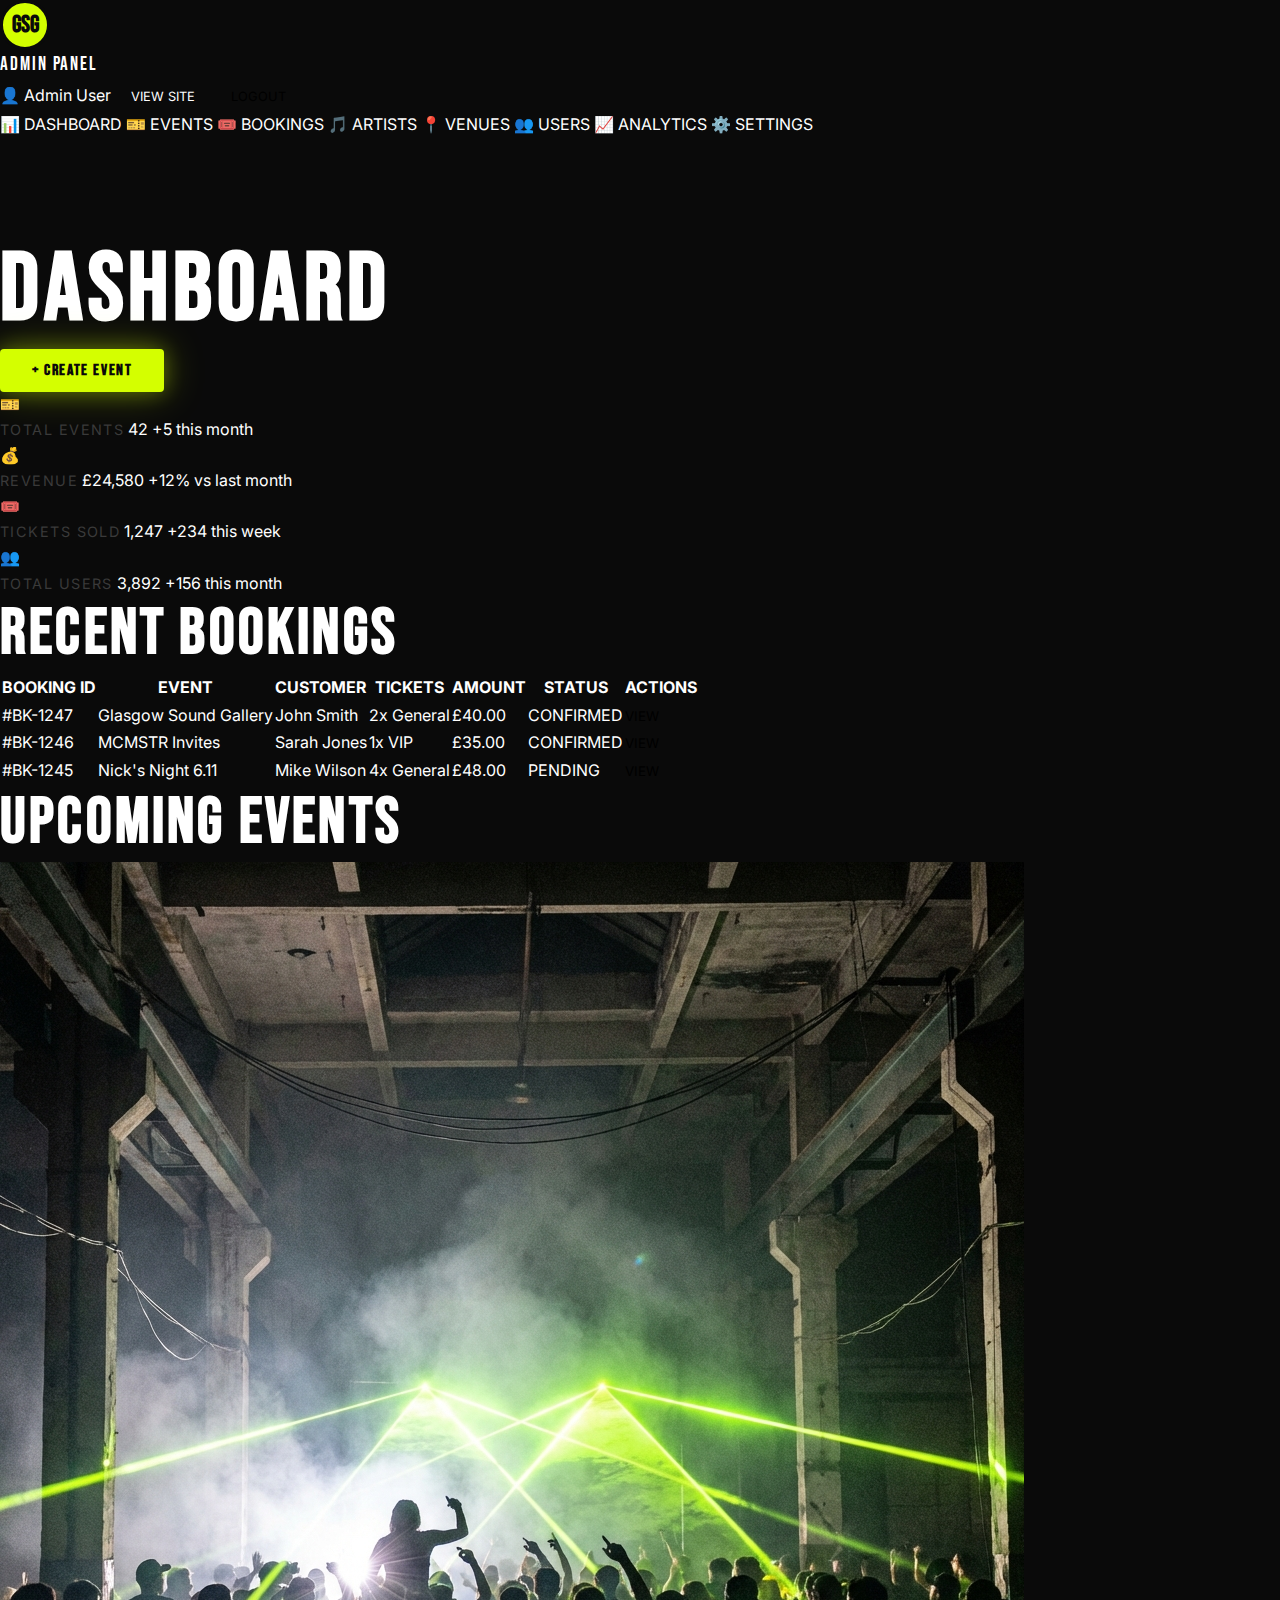
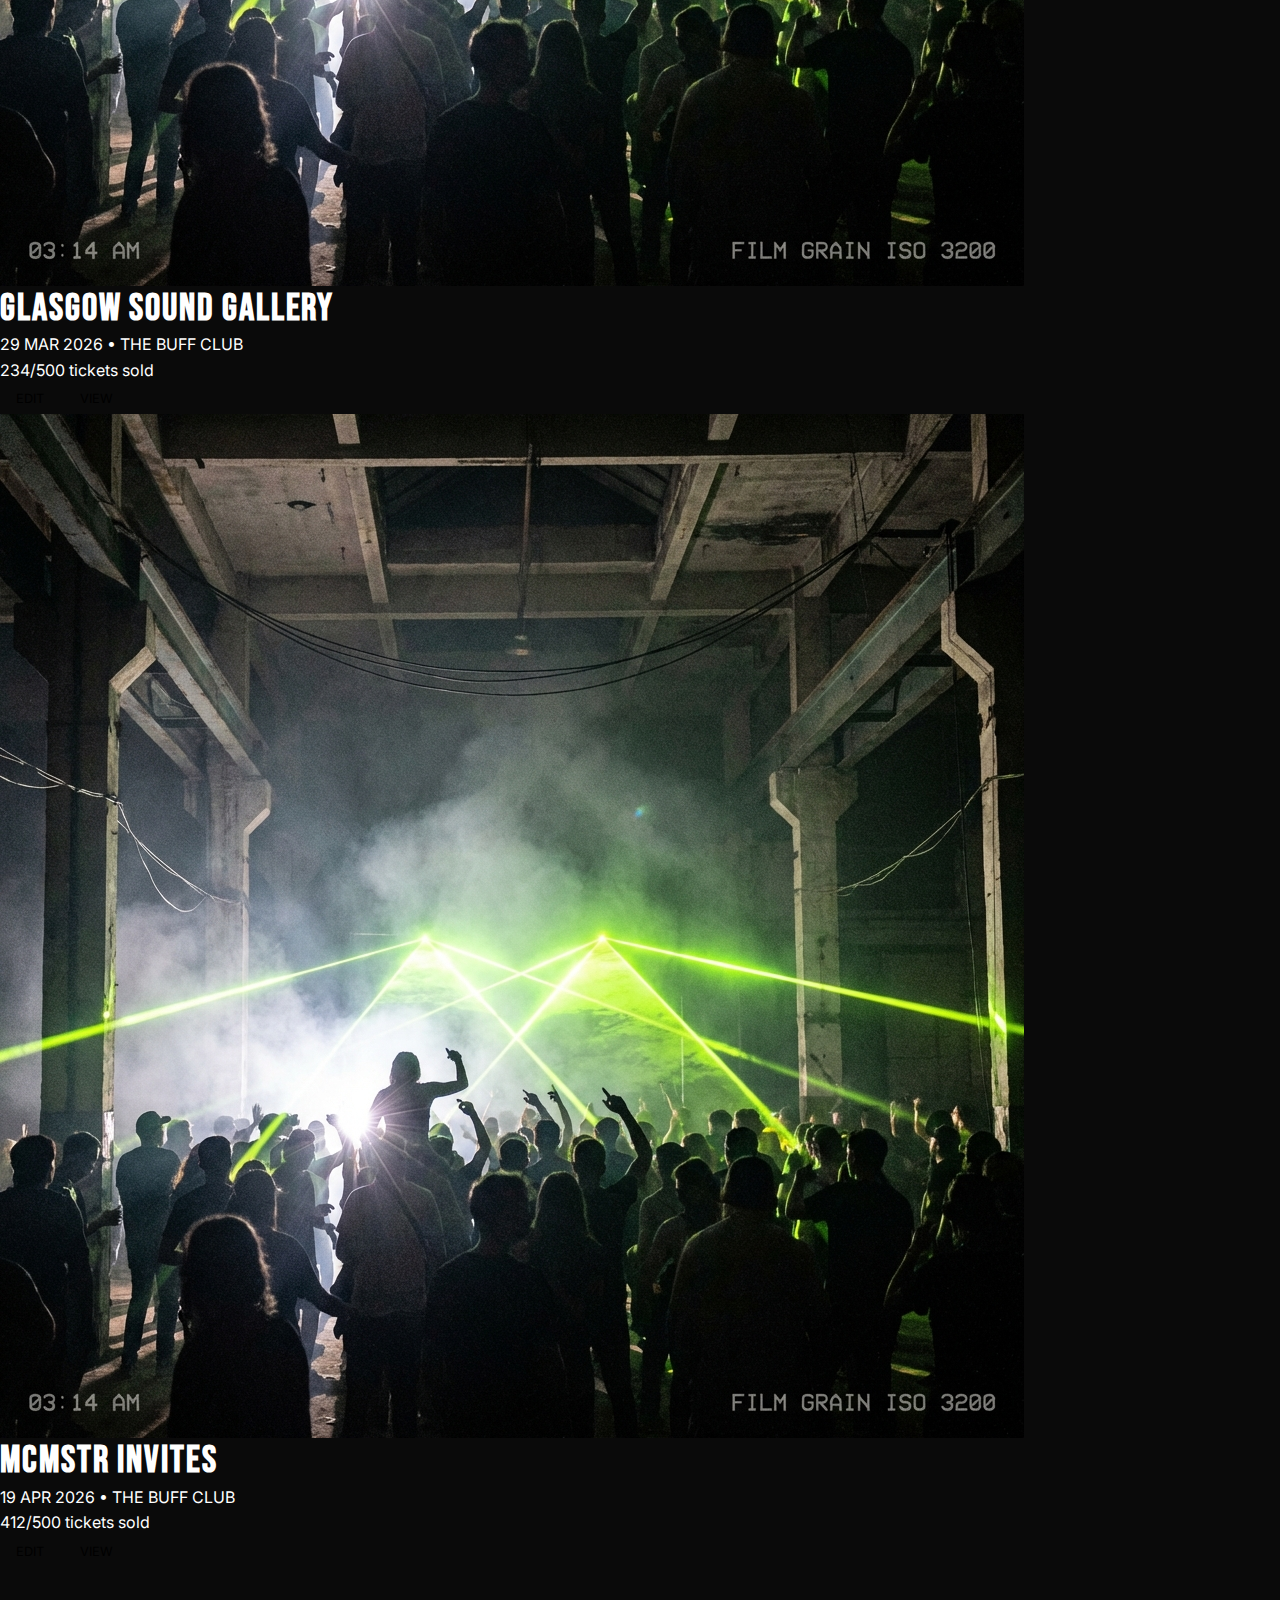
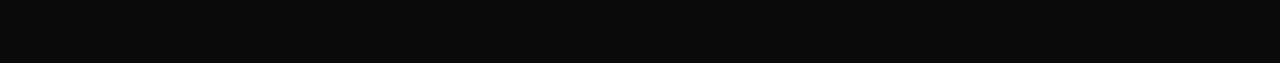
<file: frontend/admin.html>
<!DOCTYPE html>
<html lang="en">

<head>
    <meta charset="UTF-8">
    <meta name="viewport" content="width=device-width, initial-scale=1.0">
    <meta name="description" content="Admin Dashboard - Glasgow Sound Gallery">
    <title>Admin Dashboard | GSG Events</title>
    <link rel="stylesheet" href="css/main.css">
    <link rel="preconnect" href="https://fonts.googleapis.com">
    <link rel="preconnect" href="https://fonts.gstatic.com" crossorigin>
    <link href="https://fonts.googleapis.com/css2?family=Bebas+Neue&family=Inter:wght@400;500;600;700&display=swap"
        rel="stylesheet">
    <link rel="apple-touch-icon" sizes="180x180" href="assets/images/gsg_app_icon.png">
    <link rel="icon" type="image/png" sizes="32x32" href="assets/images/gsg_app_icon.png">
    <link rel="icon" type="image/png" sizes="16x16" href="assets/images/gsg_app_icon.png">
</head>

<body class="admin-page">
    <!-- Admin Navigation -->
    <nav class="admin-navbar">
        <div class="admin-nav-brand">
            <div class="logo-circle">
                <span class="logo-text">GSG</span>
            </div>
            <span class="brand-name">ADMIN PANEL</span>
        </div>
        <div class="admin-nav-actions">
            <span class="admin-user">👤 Admin User</span>
            <a href="index.html" class="btn-outline-small">VIEW SITE</a>
            <button class="btn-outline-small" id="logout-btn">LOGOUT</button>
        </div>
    </nav>

    <div class="admin-layout">
        <!-- Sidebar -->
        <aside class="admin-sidebar">
            <nav class="admin-menu">
                <a href="#dashboard" class="admin-menu-item active">
                    <span class="menu-icon">📊</span>
                    <span>DASHBOARD</span>
                </a>
                <a href="#events" class="admin-menu-item">
                    <span class="menu-icon">🎫</span>
                    <span>EVENTS</span>
                </a>
                <a href="#bookings" class="admin-menu-item">
                    <span class="menu-icon">🎟️</span>
                    <span>BOOKINGS</span>
                </a>
                <a href="#artists" class="admin-menu-item">
                    <span class="menu-icon">🎵</span>
                    <span>ARTISTS</span>
                </a>
                <a href="#venues" class="admin-menu-item">
                    <span class="menu-icon">📍</span>
                    <span>VENUES</span>
                </a>
                <a href="#users" class="admin-menu-item">
                    <span class="menu-icon">👥</span>
                    <span>USERS</span>
                </a>
                <a href="#analytics" class="admin-menu-item">
                    <span class="menu-icon">📈</span>
                    <span>ANALYTICS</span>
                </a>
                <a href="#settings" class="admin-menu-item">
                    <span class="menu-icon">⚙️</span>
                    <span>SETTINGS</span>
                </a>
            </nav>
        </aside>

        <!-- Main Content -->
        <main class="admin-main">
            <!-- Dashboard Section -->
            <section class="admin-section" id="dashboard-section">
                <div class="admin-header">
                    <h1 class="admin-title">DASHBOARD</h1>
                    <button class="btn-neon">+ CREATE EVENT</button>
                </div>

                <!-- Stats Grid -->
                <div class="stats-grid">
                    <div class="stat-card">
                        <div class="stat-icon">🎫</div>
                        <div class="stat-content">
                            <span class="stat-label">TOTAL EVENTS</span>
                            <span class="stat-value">42</span>
                            <span class="stat-change positive">+5 this month</span>
                        </div>
                    </div>
                    <div class="stat-card">
                        <div class="stat-icon">💰</div>
                        <div class="stat-content">
                            <span class="stat-label">REVENUE</span>
                            <span class="stat-value">£24,580</span>
                            <span class="stat-change positive">+12% vs last month</span>
                        </div>
                    </div>
                    <div class="stat-card">
                        <div class="stat-icon">🎟️</div>
                        <div class="stat-content">
                            <span class="stat-label">TICKETS SOLD</span>
                            <span class="stat-value">1,247</span>
                            <span class="stat-change positive">+234 this week</span>
                        </div>
                    </div>
                    <div class="stat-card">
                        <div class="stat-icon">👥</div>
                        <div class="stat-content">
                            <span class="stat-label">TOTAL USERS</span>
                            <span class="stat-value">3,892</span>
                            <span class="stat-change positive">+156 this month</span>
                        </div>
                    </div>
                </div>

                <!-- Recent Activity -->
                <div class="admin-card">
                    <h2 class="card-title">RECENT BOOKINGS</h2>
                    <div class="table-container">
                        <table class="admin-table">
                            <thead>
                                <tr>
                                    <th>BOOKING ID</th>
                                    <th>EVENT</th>
                                    <th>CUSTOMER</th>
                                    <th>TICKETS</th>
                                    <th>AMOUNT</th>
                                    <th>STATUS</th>
                                    <th>ACTIONS</th>
                                </tr>
                            </thead>
                            <tbody>
                                <tr>
                                    <td>#BK-1247</td>
                                    <td>Glasgow Sound Gallery</td>
                                    <td>John Smith</td>
                                    <td>2x General</td>
                                    <td>£40.00</td>
                                    <td><span class="status-badge confirmed">CONFIRMED</span></td>
                                    <td>
                                        <button class="action-btn">VIEW</button>
                                    </td>
                                </tr>
                                <tr>
                                    <td>#BK-1246</td>
                                    <td>MCMSTR Invites</td>
                                    <td>Sarah Jones</td>
                                    <td>1x VIP</td>
                                    <td>£35.00</td>
                                    <td><span class="status-badge confirmed">CONFIRMED</span></td>
                                    <td>
                                        <button class="action-btn">VIEW</button>
                                    </td>
                                </tr>
                                <tr>
                                    <td>#BK-1245</td>
                                    <td>Nick's Night 6.11</td>
                                    <td>Mike Wilson</td>
                                    <td>4x General</td>
                                    <td>£48.00</td>
                                    <td><span class="status-badge pending">PENDING</span></td>
                                    <td>
                                        <button class="action-btn">VIEW</button>
                                    </td>
                                </tr>
                            </tbody>
                        </table>
                    </div>
                </div>

                <!-- Upcoming Events -->
                <div class="admin-card">
                    <h2 class="card-title">UPCOMING EVENTS</h2>
                    <div class="events-list">
                        <div class="event-item">
                            <div class="event-item-image">
                                <img src="assets/images/placeholder-event.jpg" alt="Event">
                            </div>
                            <div class="event-item-info">
                                <h3>GLASGOW SOUND GALLERY</h3>
                                <p>29 MAR 2026 • THE BUFF CLUB</p>
                            </div>
                            <div class="event-item-stats">
                                <span>234/500 tickets sold</span>
                                <div class="progress-bar">
                                    <div class="progress-fill" style="width: 47%"></div>
                                </div>
                            </div>
                            <div class="event-item-actions">
                                <button class="btn-outline-small">EDIT</button>
                                <button class="btn-outline-small">VIEW</button>
                            </div>
                        </div>
                        <div class="event-item">
                            <div class="event-item-image">
                                <img src="assets/images/placeholder-event.jpg" alt="Event">
                            </div>
                            <div class="event-item-info">
                                <h3>MCMSTR INVITES</h3>
                                <p>19 APR 2026 • THE BUFF CLUB</p>
                            </div>
                            <div class="event-item-stats">
                                <span>412/500 tickets sold</span>
                                <div class="progress-bar">
                                    <div class="progress-fill" style="width: 82%"></div>
                                </div>
                            </div>
                            <div class="event-item-actions">
                                <button class="btn-outline-small">EDIT</button>
                                <button class="btn-outline-small">VIEW</button>
                            </div>
                        </div>
                    </div>
                </div>
            </section>

            <!-- Events Management Section (Hidden by default) -->
            <section class="admin-section hidden" id="events-section">
                <div class="admin-header">
                    <h1 class="admin-title">EVENTS MANAGEMENT</h1>
                    <button class="btn-neon">+ CREATE EVENT</button>
                </div>

                <!-- Event Creation Form -->
                <div class="admin-card">
                    <h2 class="card-title">CREATE NEW EVENT</h2>
                    <form class="admin-form" id="create-event-form">
                        <div class="form-row">
                            <div class="form-group">
                                <label>EVENT TITLE *</label>
                                <input type="text" required>
                            </div>
                            <div class="form-group">
                                <label>VENUE *</label>
                                <select required>
                                    <option>Select venue</option>
                                    <option>The Buff Club</option>
                                    <option>The Berkeley Suite</option>
                                    <option>Subclub</option>
                                </select>
                            </div>
                        </div>

                        <div class="form-row">
                            <div class="form-group">
                                <label>DATE *</label>
                                <input type="date" required>
                            </div>
                            <div class="form-group">
                                <label>START TIME *</label>
                                <input type="time" required>
                            </div>
                            <div class="form-group">
                                <label>END TIME *</label>
                                <input type="time" required>
                            </div>
                        </div>

                        <div class="form-group">
                            <label>DESCRIPTION *</label>
                            <textarea rows="4" required></textarea>
                        </div>

                        <div class="form-row">
                            <div class="form-group">
                                <label>EARLY BIRD PRICE</label>
                                <input type="number" placeholder="£">
                            </div>
                            <div class="form-group">
                                <label>GENERAL ADMISSION *</label>
                                <input type="number" placeholder="£" required>
                            </div>
                            <div class="form-group">
                                <label>VIP PRICE</label>
                                <input type="number" placeholder="£">
                            </div>
                        </div>

                        <div class="form-group">
                            <label>CAPACITY *</label>
                            <input type="number" required>
                        </div>

                        <div class="form-actions">
                            <button type="submit" class="btn-neon">CREATE EVENT</button>
                            <button type="button" class="btn-outline">CANCEL</button>
                        </div>
                    </form>
                </div>
            </section>
        </main>
    </div>

    <script src="js/main.js"></script>
    <script src="js/admin.js"></script>
</body>

</html>
</file>
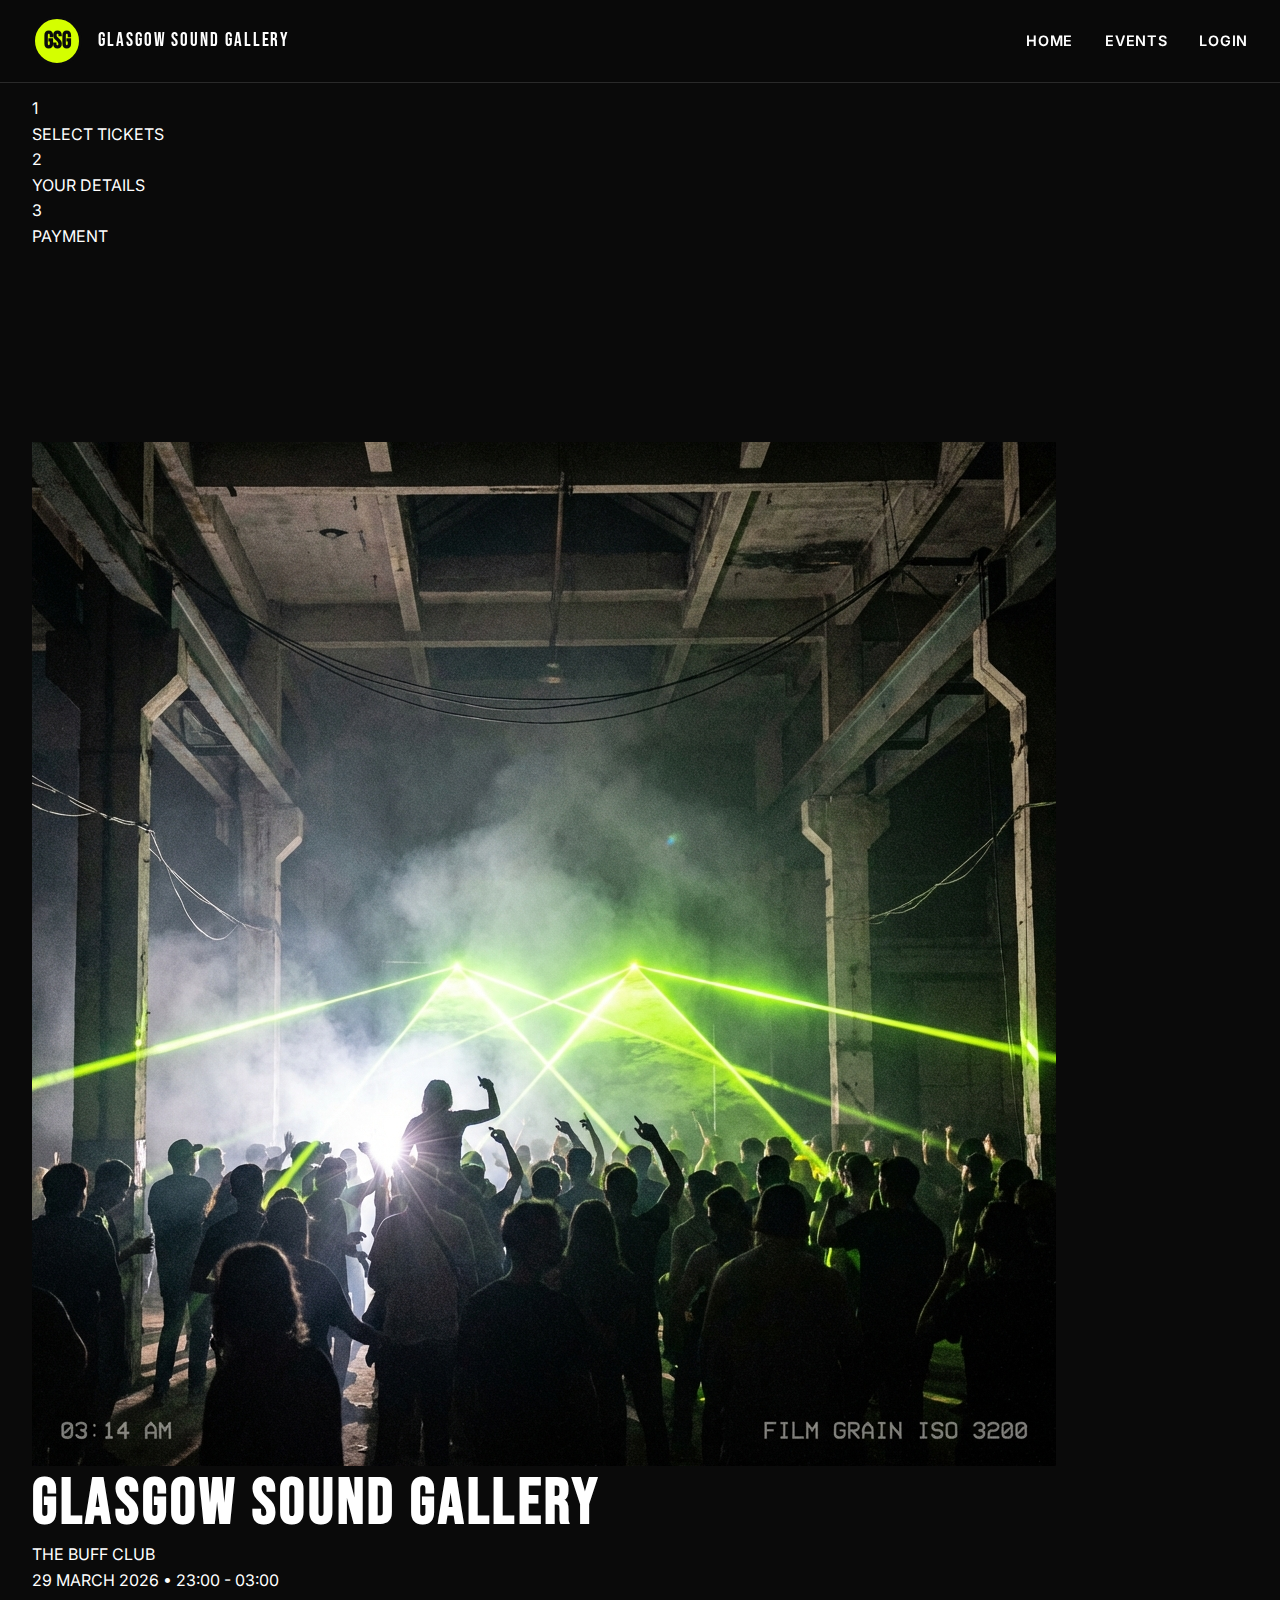
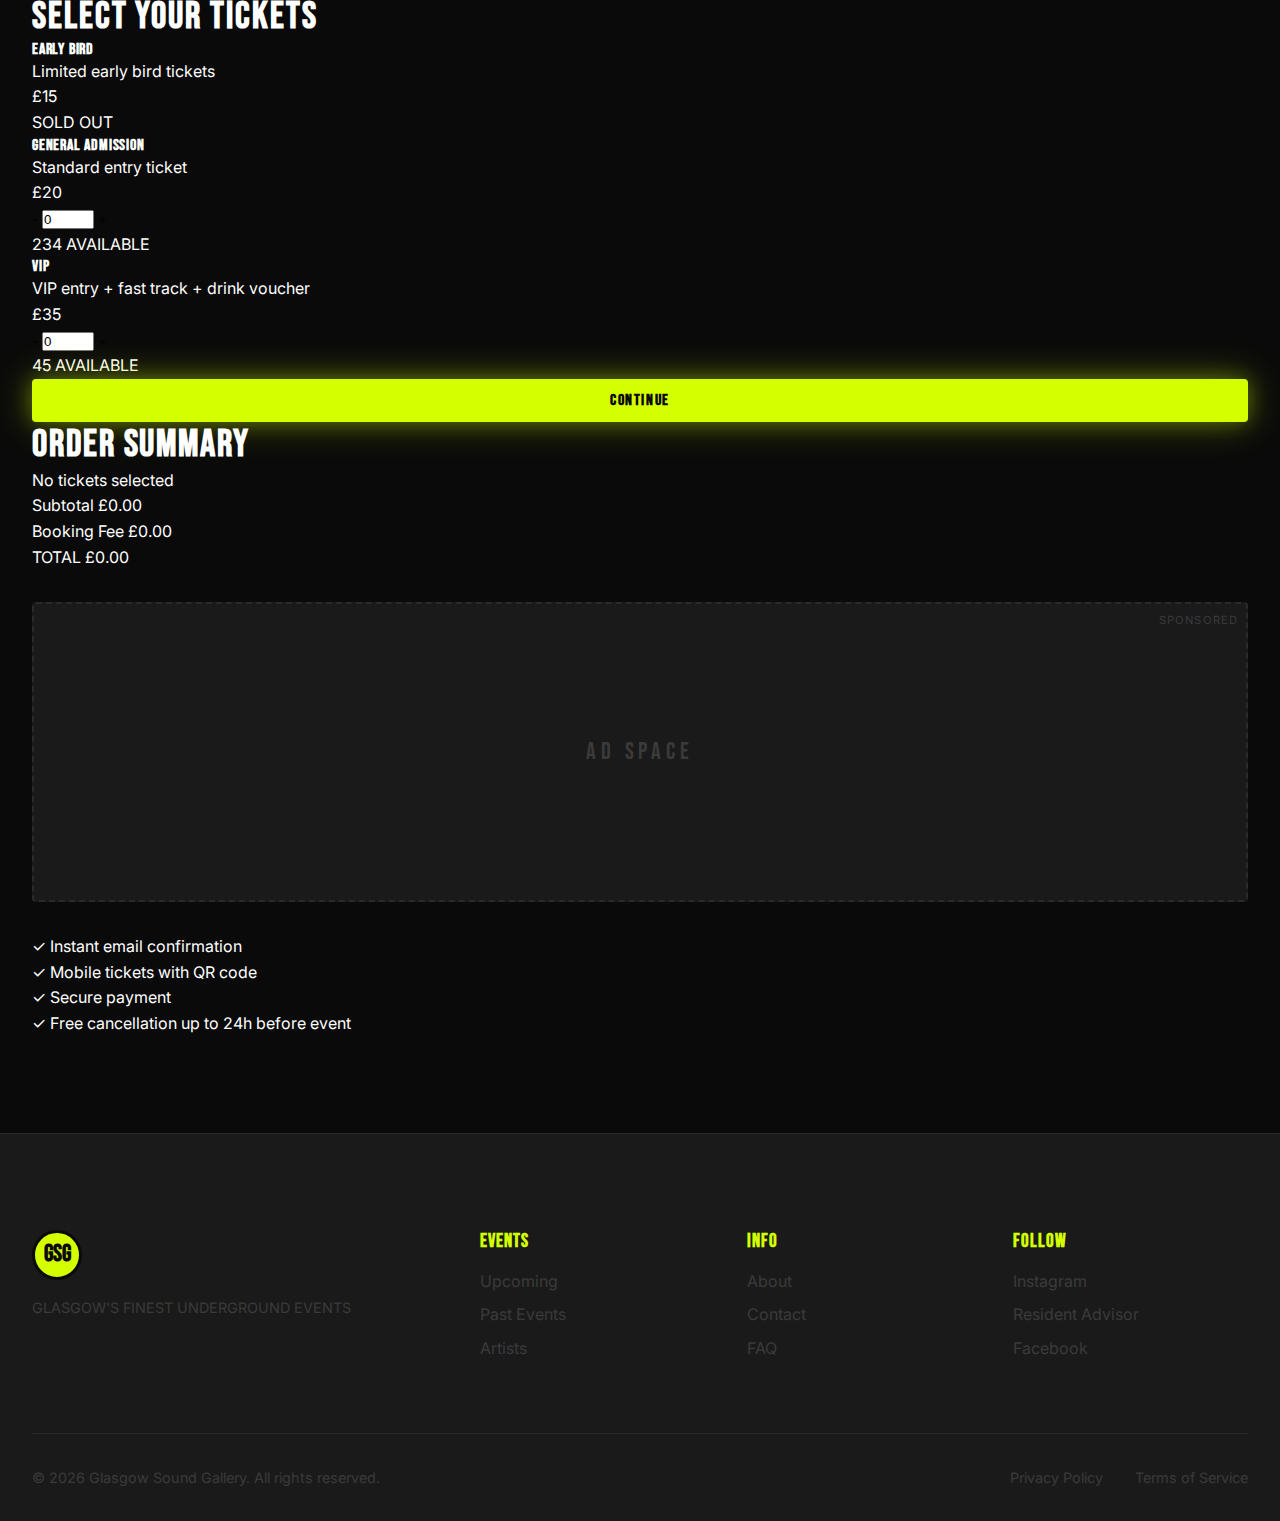
<file: frontend/booking.html>
<!DOCTYPE html>
<html lang="en">

<head>
    <meta charset="UTF-8">
    <meta name="viewport" content="width=device-width, initial-scale=1.0">
    <meta name="description" content="Book Tickets - Glasgow Sound Gallery">
    <title>Book Tickets | GSG Events</title>
    <link rel="stylesheet" href="css/main.css">
    <link rel="preconnect" href="https://fonts.googleapis.com">
    <link rel="preconnect" href="https://fonts.gstatic.com" crossorigin>
    <link href="https://fonts.googleapis.com/css2?family=Bebas+Neue&family=Inter:wght@400;500;600;700&display=swap"
        rel="stylesheet">
    <link rel="apple-touch-icon" sizes="180x180" href="assets/images/gsg_app_icon.png">
    <link rel="icon" type="image/png" sizes="32x32" href="assets/images/gsg_app_icon.png">
    <link rel="icon" type="image/png" sizes="16x16" href="assets/images/gsg_app_icon.png">
</head>

<body>
    <!-- Navigation -->
    <nav class="navbar">
        <div class="container">
            <div class="nav-brand">
                <div class="logo-circle">
                    <span class="logo-text">GSG</span>
                </div>
                <span class="brand-name">GLASGOW SOUND GALLERY</span>
            </div>
            <div class="nav-links">
                <a href="index.html" class="nav-link">HOME</a>
                <a href="index.html#events" class="nav-link">EVENTS</a>
                <a href="login.html" class="nav-link">LOGIN</a>
            </div>
        </div>
    </nav>

    <!-- Booking Header -->
    <section class="booking-header">
        <div class="container">
            <div class="booking-progress">
                <div class="progress-step active">
                    <div class="progress-circle">1</div>
                    <span class="progress-label">SELECT TICKETS</span>
                </div>
                <div class="progress-line"></div>
                <div class="progress-step">
                    <div class="progress-circle">2</div>
                    <span class="progress-label">YOUR DETAILS</span>
                </div>
                <div class="progress-line"></div>
                <div class="progress-step">
                    <div class="progress-circle">3</div>
                    <span class="progress-label">PAYMENT</span>
                </div>
            </div>
        </div>
    </section>

    <!-- Booking Content -->
    <section class="booking-section">
        <div class="container">
            <div class="booking-grid">
                <!-- Booking Form -->
                <div class="booking-form-container">
                    <!-- Event Summary -->
                    <div class="booking-event-summary">
                        <div class="event-summary-image">
                            <img src="assets/images/placeholder-event.jpg" alt="Event">
                        </div>
                        <div class="event-summary-info">
                            <h2 class="event-summary-title">GLASGOW SOUND GALLERY</h2>
                            <p class="event-summary-venue">THE BUFF CLUB</p>
                            <p class="event-summary-date">29 MARCH 2026 • 23:00 - 03:00</p>
                        </div>
                    </div>

                    <!-- Step 1: Select Tickets -->
                    <div class="booking-step" id="step-1">
                        <h3 class="booking-step-title">SELECT YOUR TICKETS</h3>

                        <div class="ticket-selection">
                            <div class="ticket-type-card">
                                <div class="ticket-type-header">
                                    <div class="ticket-type-info">
                                        <h4 class="ticket-type-name">EARLY BIRD</h4>
                                        <p class="ticket-type-description">Limited early bird tickets</p>
                                    </div>
                                    <div class="ticket-type-price">£15</div>
                                </div>
                                <div class="ticket-type-footer">
                                    <span class="ticket-type-status sold-out">SOLD OUT</span>
                                </div>
                            </div>

                            <div class="ticket-type-card">
                                <div class="ticket-type-header">
                                    <div class="ticket-type-info">
                                        <h4 class="ticket-type-name">GENERAL ADMISSION</h4>
                                        <p class="ticket-type-description">Standard entry ticket</p>
                                    </div>
                                    <div class="ticket-type-price">£20</div>
                                </div>
                                <div class="ticket-type-footer">
                                    <div class="ticket-quantity">
                                        <button class="qty-btn" data-action="decrease" data-ticket="general">-</button>
                                        <input type="number" class="qty-input" id="qty-general" value="0" min="0"
                                            max="10" readonly>
                                        <button class="qty-btn" data-action="increase" data-ticket="general">+</button>
                                    </div>
                                    <span class="ticket-type-status available">234 AVAILABLE</span>
                                </div>
                            </div>

                            <div class="ticket-type-card">
                                <div class="ticket-type-header">
                                    <div class="ticket-type-info">
                                        <h4 class="ticket-type-name">VIP</h4>
                                        <p class="ticket-type-description">VIP entry + fast track + drink voucher</p>
                                    </div>
                                    <div class="ticket-type-price">£35</div>
                                </div>
                                <div class="ticket-type-footer">
                                    <div class="ticket-quantity">
                                        <button class="qty-btn" data-action="decrease" data-ticket="vip">-</button>
                                        <input type="number" class="qty-input" id="qty-vip" value="0" min="0" max="10"
                                            readonly>
                                        <button class="qty-btn" data-action="increase" data-ticket="vip">+</button>
                                    </div>
                                    <span class="ticket-type-status available">45 AVAILABLE</span>
                                </div>
                            </div>
                        </div>

                        <button class="btn-neon btn-block" id="continue-to-details">CONTINUE</button>
                    </div>

                    <!-- Step 2: Your Details -->
                    <div class="booking-step hidden" id="step-2">
                        <h3 class="booking-step-title">YOUR DETAILS</h3>

                        <form class="booking-details-form" id="details-form">
                            <div class="form-row">
                                <div class="form-group">
                                    <label for="first-name">FIRST NAME *</label>
                                    <input type="text" id="first-name" required>
                                </div>
                                <div class="form-group">
                                    <label for="last-name">LAST NAME *</label>
                                    <input type="text" id="last-name" required>
                                </div>
                            </div>

                            <div class="form-group">
                                <label for="email">EMAIL *</label>
                                <input type="email" id="email" required>
                            </div>

                            <div class="form-group">
                                <label for="phone">PHONE NUMBER *</label>
                                <input type="tel" id="phone" required>
                            </div>

                            <div class="form-group checkbox-group">
                                <label class="checkbox-label">
                                    <input type="checkbox" id="newsletter">
                                    <span>Subscribe to GSG newsletter for exclusive updates</span>
                                </label>
                            </div>

                            <div class="form-group checkbox-group">
                                <label class="checkbox-label">
                                    <input type="checkbox" id="terms" required>
                                    <span>I agree to the <a href="#">Terms & Conditions</a> *</span>
                                </label>
                            </div>

                            <div class="form-actions">
                                <button type="button" class="btn-outline" id="back-to-tickets">BACK</button>
                                <button type="submit" class="btn-neon">CONTINUE TO PAYMENT</button>
                            </div>
                        </form>
                    </div>

                    <!-- Step 3: Payment -->
                    <div class="booking-step hidden" id="step-3">
                        <h3 class="booking-step-title">PAYMENT</h3>

                        <div class="payment-container">
                            <div class="payment-methods">
                                <button class="payment-method-btn active" data-method="card">
                                    <span>💳</span> CARD
                                </button>
                                <button class="payment-method-btn" data-method="paypal">
                                    <span>🅿️</span> PAYPAL
                                </button>
                            </div>

                            <form class="payment-form" id="payment-form">
                                <div class="form-group">
                                    <label for="card-number">CARD NUMBER *</label>
                                    <input type="text" id="card-number" placeholder="1234 5678 9012 3456" required>
                                </div>

                                <div class="form-row">
                                    <div class="form-group">
                                        <label for="expiry">EXPIRY DATE *</label>
                                        <input type="text" id="expiry" placeholder="MM/YY" required>
                                    </div>
                                    <div class="form-group">
                                        <label for="cvv">CVV *</label>
                                        <input type="text" id="cvv" placeholder="123" required>
                                    </div>
                                </div>

                                <div class="form-group">
                                    <label for="card-name">NAME ON CARD *</label>
                                    <input type="text" id="card-name" required>
                                </div>

                                <div class="payment-security">
                                    <span>🔒</span> Secure payment powered by Stripe
                                </div>

                                <div class="form-actions">
                                    <button type="button" class="btn-outline" id="back-to-details">BACK</button>
                                    <button type="submit" class="btn-neon">COMPLETE BOOKING</button>
                                </div>
                            </form>
                        </div>
                    </div>
                </div>

                <!-- Order Summary Sidebar -->
                <div class="order-summary">
                    <h3 class="summary-title">ORDER SUMMARY</h3>

                    <div class="summary-items" id="summary-items">
                        <p class="summary-empty">No tickets selected</p>
                    </div>

                    <div class="summary-divider"></div>

                    <div class="summary-fees">
                        <div class="fee-item">
                            <span>Subtotal</span>
                            <span id="subtotal">£0.00</span>
                        </div>
                        <div class="fee-item">
                            <span>Booking Fee</span>
                            <span id="booking-fee">£0.00</span>
                        </div>
                    </div>

                    <div class="summary-divider"></div>

                    <div class="summary-total">
                        <span>TOTAL</span>
                        <span id="total">£0.00</span>
                    </div>

                    <!-- Advertisement Placeholder -->
                    <div class="ad-placeholder ad-sidebar">
                        <span class="ad-label">SPONSORED</span>
                        <div class="ad-content">
                            <p>AD SPACE</p>
                        </div>
                    </div>

                    <div class="summary-info">
                        <p>✓ Instant email confirmation</p>
                        <p>✓ Mobile tickets with QR code</p>
                        <p>✓ Secure payment</p>
                        <p>✓ Free cancellation up to 24h before event</p>
                    </div>
                </div>
            </div>
        </div>
    </section>

    <!-- Footer -->
    <footer class="footer">
        <div class="container">
            <div class="footer-content">
                <div class="footer-brand">
                    <div class="logo-circle">
                        <span class="logo-text">GSG</span>
                    </div>
                    <p class="footer-tagline">GLASGOW'S FINEST UNDERGROUND EVENTS</p>
                </div>
                <div class="footer-links">
                    <div class="footer-column">
                        <h4>EVENTS</h4>
                        <a href="index.html#events">Upcoming</a>
                        <a href="index.html#events">Past Events</a>
                        <a href="index.html#artists">Artists</a>
                    </div>
                    <div class="footer-column">
                        <h4>INFO</h4>
                        <a href="index.html#about">About</a>
                        <a href="#">Contact</a>
                        <a href="#">FAQ</a>
                    </div>
                    <div class="footer-column">
                        <h4>FOLLOW</h4>
                        <a href="https://instagram.com/gsgevents_" target="_blank">Instagram</a>
                        <a href="https://ra.co/events/2314881" target="_blank">Resident Advisor</a>
                        <a href="#">Facebook</a>
                    </div>
                </div>
            </div>
            <div class="footer-bottom">
                <p>&copy; 2026 Glasgow Sound Gallery. All rights reserved.</p>
                <div class="footer-legal">
                    <a href="#">Privacy Policy</a>
                    <a href="#">Terms of Service</a>
                </div>
            </div>
        </div>
    </footer>

    <script src="js/main.js"></script>
</body>

</html>
</file>
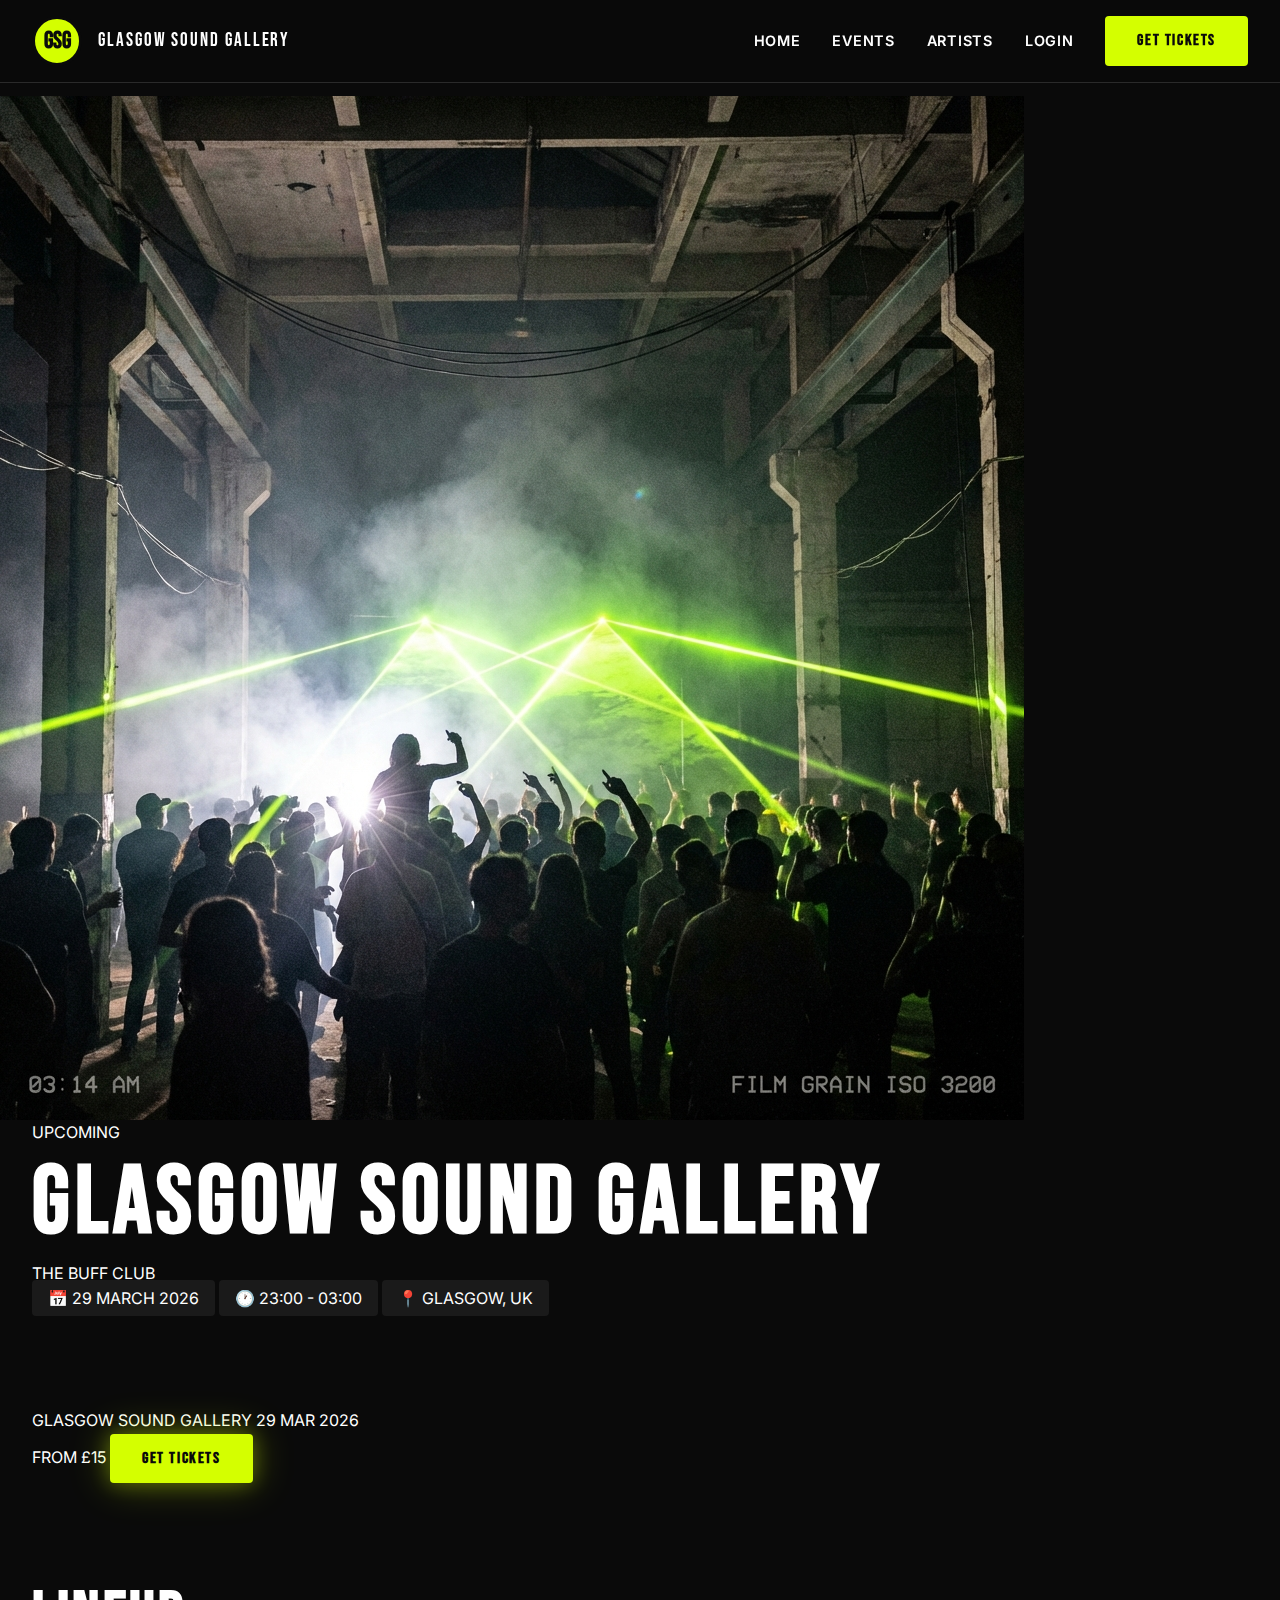
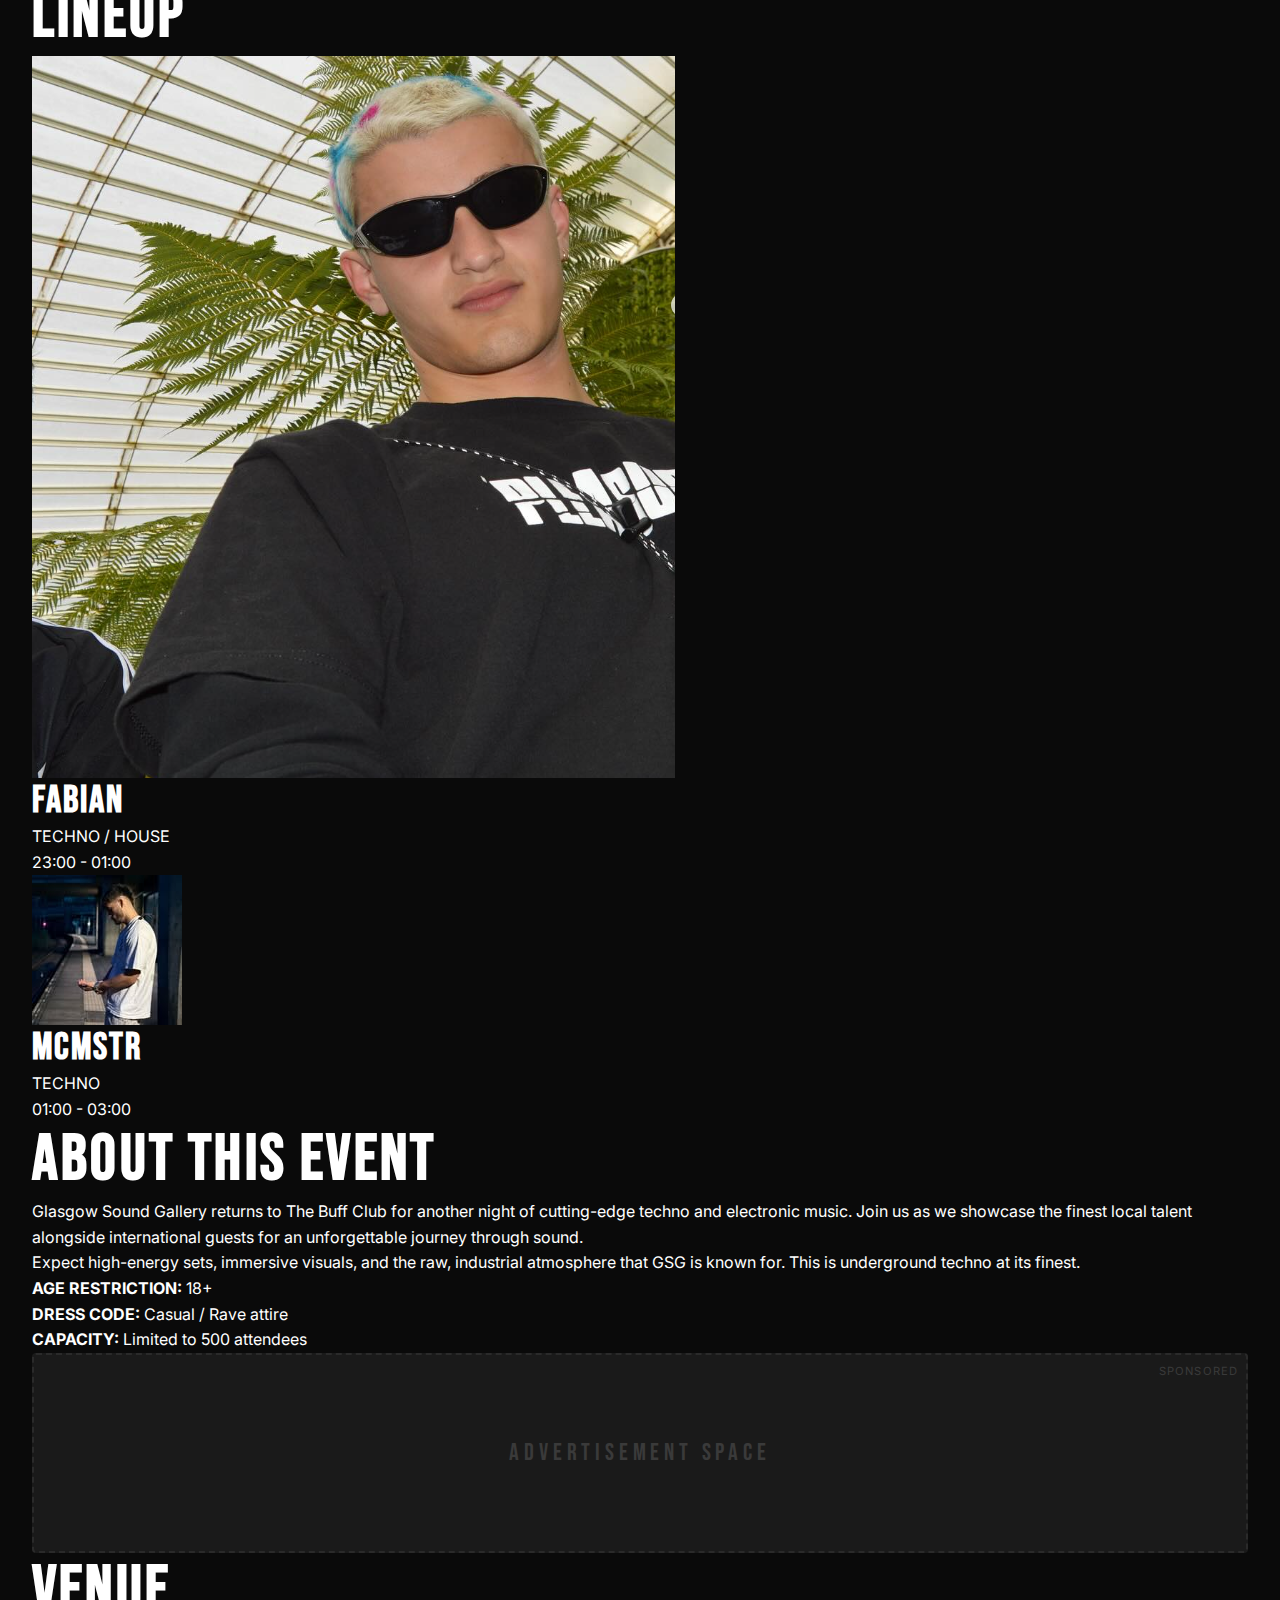
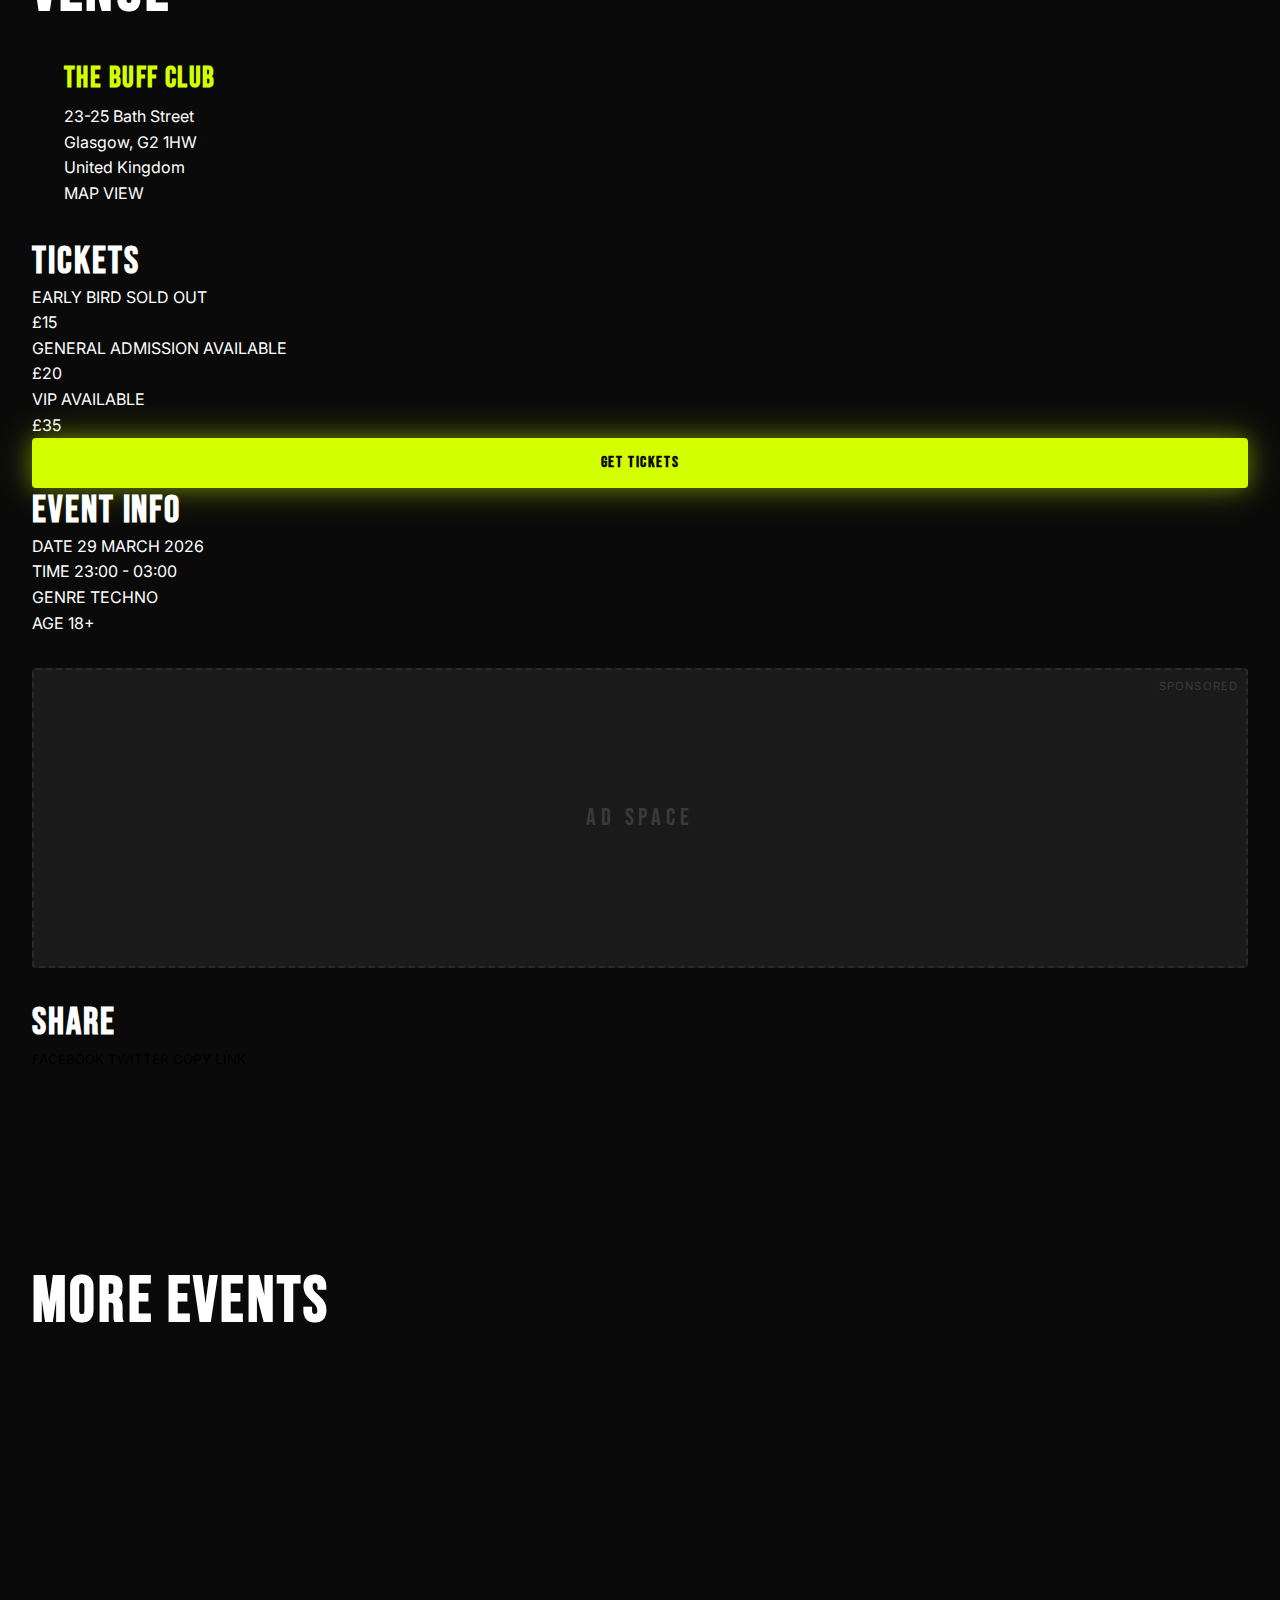
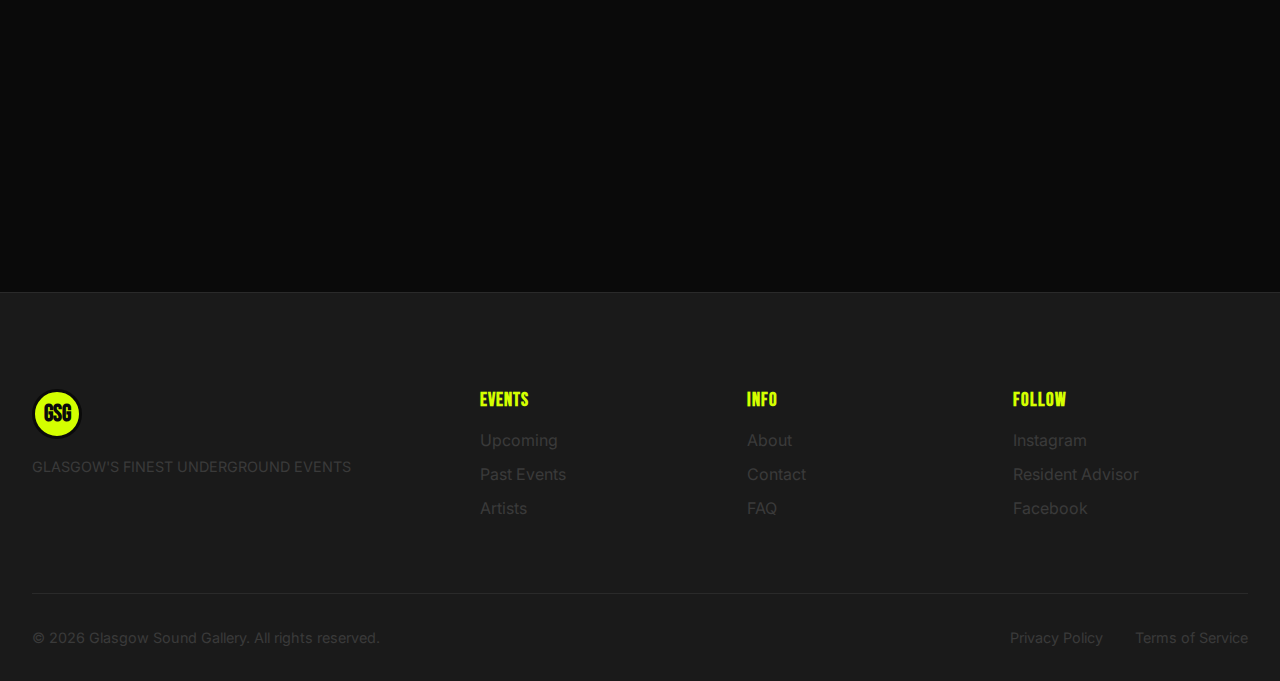
<file: frontend/event.html>
<!DOCTYPE html>
<html lang="en">

<head>
    <meta charset="UTF-8">
    <meta name="viewport" content="width=device-width, initial-scale=1.0">
    <meta name="description" content="Event Details - Glasgow Sound Gallery">
    <title>Event Details | GSG Events</title>
    <link rel="stylesheet" href="css/main.css">
    <link rel="preconnect" href="https://fonts.googleapis.com">
    <link rel="preconnect" href="https://fonts.gstatic.com" crossorigin>
    <link href="https://fonts.googleapis.com/css2?family=Bebas+Neue&family=Inter:wght@400;500;600;700&display=swap"
        rel="stylesheet">
    <link rel="apple-touch-icon" sizes="180x180" href="assets/images/gsg_app_icon.png">
    <link rel="icon" type="image/png" sizes="32x32" href="assets/images/gsg_app_icon.png">
    <link rel="icon" type="image/png" sizes="16x16" href="assets/images/gsg_app_icon.png">
</head>

<body>
    <!-- Navigation -->
    <nav class="navbar">
        <div class="container">
            <div class="nav-brand">
                <div class="logo-circle">
                    <span class="logo-text">GSG</span>
                </div>
                <span class="brand-name">GLASGOW SOUND GALLERY</span>
            </div>
            <div class="nav-links">
                <a href="index.html" class="nav-link">HOME</a>
                <a href="index.html#events" class="nav-link">EVENTS</a>
                <a href="index.html#artists" class="nav-link">ARTISTS</a>
                <a href="login.html" class="nav-link">LOGIN</a>
                <a href="booking.html" class="btn-primary">GET TICKETS</a>
            </div>
            <button class="mobile-menu-toggle" aria-label="Toggle menu">
                <span></span>
                <span></span>
                <span></span>
            </button>
        </div>
    </nav>

    <!-- Event Hero -->
    <section class="event-hero">
        <div class="event-hero-image">
            <img src="assets/images/placeholder-event.jpg" alt="Event" id="event-hero-img">
            <div class="event-hero-overlay"></div>
        </div>
        <div class="container">
            <div class="event-hero-content">
                <div class="event-badge">UPCOMING</div>
                <h1 class="event-hero-title" id="event-title">GLASGOW SOUND GALLERY</h1>
                <p class="event-hero-subtitle" id="event-subtitle">THE BUFF CLUB</p>
                <div class="event-hero-meta">
                    <span class="meta-item" id="event-date">📅 29 MARCH 2026</span>
                    <span class="meta-item" id="event-time">🕐 23:00 - 03:00</span>
                    <span class="meta-item" id="event-location">📍 GLASGOW, UK</span>
                </div>
            </div>
        </div>
    </section>

    <!-- Sticky Booking Bar -->
    <div class="sticky-booking-bar" id="sticky-bar">
        <div class="container">
            <div class="booking-bar-content">
                <div class="booking-bar-info">
                    <span class="booking-bar-title">GLASGOW SOUND GALLERY</span>
                    <span class="booking-bar-date">29 MAR 2026</span>
                </div>
                <div class="booking-bar-action">
                    <span class="booking-bar-price">FROM £15</span>
                    <a href="booking.html?event=1" class="btn-neon">GET TICKETS</a>
                </div>
            </div>
        </div>
    </div>

    <!-- Event Details -->
    <section class="event-details-section">
        <div class="container">
            <div class="event-details-grid">
                <!-- Main Content -->
                <div class="event-main-content">
                    <!-- Lineup -->
                    <div class="event-section">
                        <h2 class="section-title">LINEUP</h2>
                        <div class="lineup-list">
                            <div class="lineup-item">
                                <div class="lineup-artist-image">
                                    <img src="assets/images/fabs profile.png" alt="Fabian">
                                </div>
                                <div class="lineup-artist-info">
                                    <h3 class="lineup-artist-name">FABIAN</h3>
                                    <p class="lineup-artist-genre">TECHNO / HOUSE</p>
                                    <p class="lineup-artist-time">23:00 - 01:00</p>
                                </div>
                            </div>
                            <div class="lineup-item">
                                <div class="lineup-artist-image">
                                    <img src="assets/images/finlay profilepic.jpg" alt="MCMSTR">
                                </div>
                                <div class="lineup-artist-info">
                                    <h3 class="lineup-artist-name">MCMSTR</h3>
                                    <p class="lineup-artist-genre">TECHNO</p>
                                    <p class="lineup-artist-time">01:00 - 03:00</p>
                                </div>
                            </div>
                        </div>
                    </div>

                    <!-- About Event -->
                    <div class="event-section">
                        <h2 class="section-title">ABOUT THIS EVENT</h2>
                        <div class="event-description">
                            <p>
                                Glasgow Sound Gallery returns to The Buff Club for another night of cutting-edge techno
                                and electronic music. Join us as we showcase the finest local talent alongside
                                international guests for an unforgettable journey through sound.
                            </p>
                            <p>
                                Expect high-energy sets, immersive visuals, and the raw, industrial atmosphere
                                that GSG is known for. This is underground techno at its finest.
                            </p>
                            <p>
                                <strong>AGE RESTRICTION:</strong> 18+<br>
                                <strong>DRESS CODE:</strong> Casual / Rave attire<br>
                                <strong>CAPACITY:</strong> Limited to 500 attendees
                            </p>
                        </div>
                    </div>

                    <!-- Advertisement Placeholder -->
                    <div class="event-section">
                        <div class="ad-placeholder">
                            <span class="ad-label">SPONSORED</span>
                            <div class="ad-content">
                                <p>ADVERTISEMENT SPACE</p>
                            </div>
                        </div>
                    </div>

                    <!-- Venue Info -->
                    <div class="event-section">
                        <h2 class="section-title">VENUE</h2>
                        <div class="venue-info">
                            <h3 class="venue-name">THE BUFF CLUB</h3>
                            <p class="venue-address">
                                23-25 Bath Street<br>
                                Glasgow, G2 1HW<br>
                                United Kingdom
                            </p>
                            <div class="venue-map">
                                <!-- Map placeholder -->
                                <div class="map-placeholder">
                                    <p>MAP VIEW</p>
                                </div>
                            </div>
                        </div>
                    </div>
                </div>

                <!-- Sidebar -->
                <div class="event-sidebar">
                    <!-- Ticket Options -->
                    <div class="ticket-widget">
                        <h3 class="widget-title">TICKETS</h3>
                        <div class="ticket-options">
                            <div class="ticket-option">
                                <div class="ticket-info">
                                    <span class="ticket-type">EARLY BIRD</span>
                                    <span class="ticket-status sold-out">SOLD OUT</span>
                                </div>
                                <span class="ticket-price">£15</span>
                            </div>
                            <div class="ticket-option">
                                <div class="ticket-info">
                                    <span class="ticket-type">GENERAL ADMISSION</span>
                                    <span class="ticket-status available">AVAILABLE</span>
                                </div>
                                <span class="ticket-price">£20</span>
                            </div>
                            <div class="ticket-option">
                                <div class="ticket-info">
                                    <span class="ticket-type">VIP</span>
                                    <span class="ticket-status available">AVAILABLE</span>
                                </div>
                                <span class="ticket-price">£35</span>
                            </div>
                        </div>
                        <a href="booking.html?event=1" class="btn-neon btn-block">GET TICKETS</a>
                    </div>

                    <!-- Event Info -->
                    <div class="info-widget">
                        <h3 class="widget-title">EVENT INFO</h3>
                        <div class="info-list">
                            <div class="info-item">
                                <span class="info-label">DATE</span>
                                <span class="info-value">29 MARCH 2026</span>
                            </div>
                            <div class="info-item">
                                <span class="info-label">TIME</span>
                                <span class="info-value">23:00 - 03:00</span>
                            </div>
                            <div class="info-item">
                                <span class="info-label">GENRE</span>
                                <span class="info-value">TECHNO</span>
                            </div>
                            <div class="info-item">
                                <span class="info-label">AGE</span>
                                <span class="info-value">18+</span>
                            </div>
                        </div>
                    </div>

                    <!-- Advertisement Placeholder -->
                    <div class="ad-placeholder ad-sidebar">
                        <span class="ad-label">SPONSORED</span>
                        <div class="ad-content">
                            <p>AD SPACE</p>
                        </div>
                    </div>

                    <!-- Share -->
                    <div class="share-widget">
                        <h3 class="widget-title">SHARE</h3>
                        <div class="share-buttons">
                            <button class="share-btn">FACEBOOK</button>
                            <button class="share-btn">TWITTER</button>
                            <button class="share-btn">COPY LINK</button>
                        </div>
                    </div>
                </div>
            </div>
        </div>
    </section>

    <!-- Related Events -->
    <section class="related-events-section">
        <div class="container">
            <h2 class="section-title">MORE EVENTS</h2>
            <div class="events-grid">
                <div class="event-card">
                    <div class="event-card-image">
                        <img src="assets/images/placeholder-event.jpg" alt="Event">
                        <div class="event-card-overlay">
                            <a href="event.html?id=2" class="btn-outline-white">VIEW DETAILS</a>
                        </div>
                    </div>
                    <div class="event-card-content">
                        <div class="event-card-date">
                            <span class="date-day">12</span>
                            <span class="date-month">APR</span>
                        </div>
                        <h3 class="event-card-title">NICK'S NIGHT 6.11</h3>
                        <p class="event-card-venue">THE BERKELEY SUITE</p>
                        <div class="event-card-footer">
                            <span class="event-price">FROM £12</span>
                            <span class="event-status available">AVAILABLE</span>
                        </div>
                    </div>
                </div>
            </div>
        </div>
    </section>

    <!-- Footer -->
    <footer class="footer">
        <div class="container">
            <div class="footer-content">
                <div class="footer-brand">
                    <div class="logo-circle">
                        <span class="logo-text">GSG</span>
                    </div>
                    <p class="footer-tagline">GLASGOW'S FINEST UNDERGROUND EVENTS</p>
                </div>
                <div class="footer-links">
                    <div class="footer-column">
                        <h4>EVENTS</h4>
                        <a href="index.html#events">Upcoming</a>
                        <a href="index.html#events">Past Events</a>
                        <a href="index.html#artists">Artists</a>
                    </div>
                    <div class="footer-column">
                        <h4>INFO</h4>
                        <a href="index.html#about">About</a>
                        <a href="#">Contact</a>
                        <a href="#">FAQ</a>
                    </div>
                    <div class="footer-column">
                        <h4>FOLLOW</h4>
                        <a href="https://instagram.com/gsgevents_" target="_blank">Instagram</a>
                        <a href="https://ra.co/events/2314881" target="_blank">Resident Advisor</a>
                        <a href="#">Facebook</a>
                    </div>
                </div>
            </div>
            <div class="footer-bottom">
                <p>&copy; 2026 Glasgow Sound Gallery. All rights reserved.</p>
                <div class="footer-legal">
                    <a href="#">Privacy Policy</a>
                    <a href="#">Terms of Service</a>
                </div>
            </div>
        </div>
    </footer>

    <script src="js/main.js"></script>
</body>

</html>
</file>
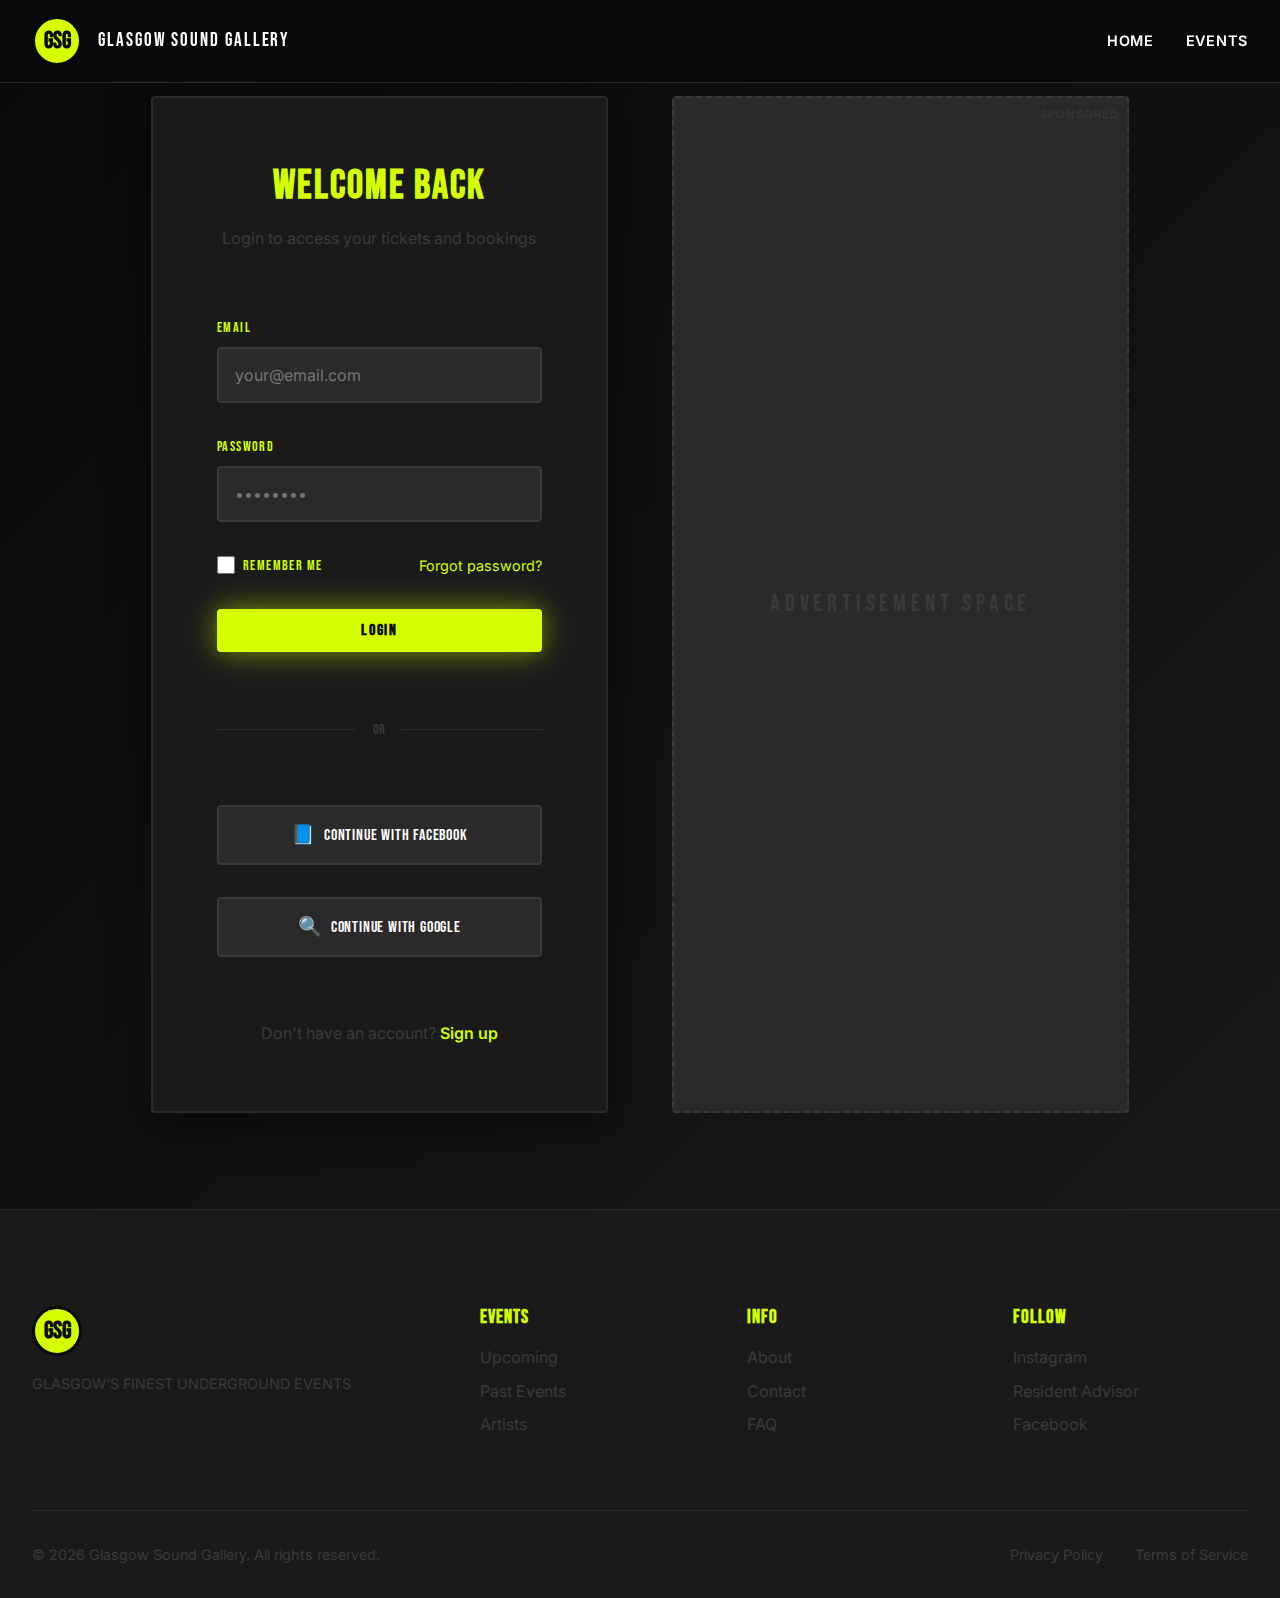
<file: frontend/login.html>
<!DOCTYPE html>
<html lang="en">

<head>
    <meta charset="UTF-8">
    <meta name="viewport" content="width=device-width, initial-scale=1.0">
    <meta name="description" content="Login - Glasgow Sound Gallery">
    <title>Login | GSG Events</title>
    <link rel="stylesheet" href="css/main.css">
    <link rel="preconnect" href="https://fonts.googleapis.com">
    <link rel="preconnect" href="https://fonts.gstatic.com" crossorigin>
    <link href="https://fonts.googleapis.com/css2?family=Bebas+Neue&family=Inter:wght@400;500;600;700&display=swap"
        rel="stylesheet">
    <link rel="apple-touch-icon" sizes="180x180" href="assets/images/gsg_app_icon.png">
    <link rel="icon" type="image/png" sizes="32x32" href="assets/images/gsg_app_icon.png">
    <link rel="icon" type="image/png" sizes="16x16" href="assets/images/gsg_app_icon.png">
</head>

<body class="auth-page">
    <!-- Navigation -->
    <nav class="navbar">
        <div class="container">
            <div class="nav-brand">
                <div class="logo-circle">
                    <span class="logo-text">GSG</span>
                </div>
                <span class="brand-name">GLASGOW SOUND GALLERY</span>
            </div>
            <div class="nav-links">
                <a href="index.html" class="nav-link">HOME</a>
                <a href="index.html#events" class="nav-link">EVENTS</a>
            </div>
        </div>
    </nav>

    <!-- Login Section -->
    <section class="auth-section">
        <div class="container">
            <div class="auth-container">
                <div class="auth-card">
                    <div class="auth-header">
                        <h1 class="auth-title">WELCOME BACK</h1>
                        <p class="auth-subtitle">Login to access your tickets and bookings</p>
                    </div>

                    <form class="auth-form" id="login-form">
                        <div class="form-group">
                            <label for="login-email">EMAIL</label>
                            <input type="email" id="login-email" placeholder="your@email.com" required>
                        </div>

                        <div class="form-group">
                            <label for="login-password">PASSWORD</label>
                            <input type="password" id="login-password" placeholder="••••••••" required>
                        </div>

                        <div class="form-options">
                            <label class="checkbox-label">
                                <input type="checkbox" id="remember-me">
                                <span>Remember me</span>
                            </label>
                            <a href="#" class="forgot-link">Forgot password?</a>
                        </div>

                        <button type="submit" class="btn-neon btn-block">LOGIN</button>

                        <div class="auth-divider">
                            <span>OR</span>
                        </div>

                        <button type="button" class="btn-social">
                            <span>📘</span> CONTINUE WITH FACEBOOK
                        </button>
                        <button type="button" class="btn-social">
                            <span>🔍</span> CONTINUE WITH GOOGLE
                        </button>

                        <p class="auth-switch">
                            Don't have an account? <a href="register.html">Sign up</a>
                        </p>
                    </form>
                </div>

                <!-- Advertisement Placeholder -->
                <div class="ad-placeholder ad-auth">
                    <span class="ad-label">SPONSORED</span>
                    <div class="ad-content">
                        <p>ADVERTISEMENT SPACE</p>
                    </div>
                </div>
            </div>
        </div>
    </section>

    <!-- Footer -->
    <footer class="footer">
        <div class="container">
            <div class="footer-content">
                <div class="footer-brand">
                    <div class="logo-circle">
                        <span class="logo-text">GSG</span>
                    </div>
                    <p class="footer-tagline">GLASGOW'S FINEST UNDERGROUND EVENTS</p>
                </div>
                <div class="footer-links">
                    <div class="footer-column">
                        <h4>EVENTS</h4>
                        <a href="index.html#events">Upcoming</a>
                        <a href="index.html#events">Past Events</a>
                        <a href="index.html#artists">Artists</a>
                    </div>
                    <div class="footer-column">
                        <h4>INFO</h4>
                        <a href="index.html#about">About</a>
                        <a href="#">Contact</a>
                        <a href="#">FAQ</a>
                    </div>
                    <div class="footer-column">
                        <h4>FOLLOW</h4>
                        <a href="https://instagram.com/gsgevents_" target="_blank">Instagram</a>
                        <a href="https://ra.co/events/2314881" target="_blank">Resident Advisor</a>
                        <a href="#">Facebook</a>
                    </div>
                </div>
            </div>
            <div class="footer-bottom">
                <p>&copy; 2026 Glasgow Sound Gallery. All rights reserved.</p>
                <div class="footer-legal">
                    <a href="#">Privacy Policy</a>
                    <a href="#">Terms of Service</a>
                </div>
            </div>
        </div>
    </footer>

    <script src="js/auth.js"></script>
    <script src="js/main.js"></script>
</body>

</html>
</file>
<file: frontend/css/main.css>
/* ===================================
   GSG EVENTS - MAIN STYLESHEET
   Glasgow Sound Gallery Brand
   =================================== */

/* CSS VARIABLES */
:root {
    /* Brand Colors */
    --gsg-neon: #D4FF00;
    --gsg-neon-glow: rgba(212, 255, 0, 0.3);
    --gsg-black: #0A0A0A;
    --gsg-dark-gray: #1A1A1A;
    --gsg-mid-gray: #2A2A2A;
    --gsg-light-gray: #3A3A3A;
    --gsg-white: #FFFFFF;
    --gsg-red: #FF3366;

    /* Typography */
    --font-display: 'Bebas Neue', sans-serif;
    --font-body: 'Inter', sans-serif;

    /* Spacing */
    --spacing-xs: 0.5rem;
    --spacing-sm: 1rem;
    --spacing-md: 2rem;
    --spacing-lg: 4rem;
    --spacing-xl: 6rem;

    /* Effects */
    --glow-neon: 0 0 20px var(--gsg-neon-glow), 0 0 40px var(--gsg-neon-glow);
    --transition-fast: 0.2s ease;
    --transition-smooth: 0.4s cubic-bezier(0.4, 0, 0.2, 1);

    /* Layout */
    --max-width: 1400px;
    --border-radius: 4px;
}

/* RESET & BASE */
* {
    margin: 0;
    padding: 0;
    box-sizing: border-box;
}

html {
    scroll-behavior: smooth;
}

body {
    font-family: var(--font-body);
    background-color: var(--gsg-black);
    color: var(--gsg-white);
    line-height: 1.6;
    overflow-x: hidden;
}

img {
    max-width: 100%;
    display: block;
}

a {
    text-decoration: none;
    color: inherit;
}

button {
    border: none;
    background: none;
    cursor: pointer;
    font-family: inherit;
}

/* TYPOGRAPHY */
h1,
h2,
h3,
h4,
h5,
h6 {
    font-family: var(--font-display);
    font-weight: 700;
    line-height: 1.2;
    letter-spacing: 0.05em;
}

h1 {
    font-size: clamp(3rem, 8vw, 6rem);
}

h2 {
    font-size: clamp(2rem, 5vw, 4rem);
}

h3 {
    font-size: clamp(1.5rem, 3vw, 2.5rem);
}

/* CONTAINER */
.container {
    max-width: var(--max-width);
    margin: 0 auto;
    padding: 0 var(--spacing-md);
}

/* NAVIGATION */
.navbar {
    position: fixed;
    top: 0;
    left: 0;
    right: 0;
    z-index: 1000;
    background: rgba(10, 10, 10, 0.95);
    backdrop-filter: blur(10px);
    border-bottom: 1px solid var(--gsg-mid-gray);
    padding: var(--spacing-sm) 0;
}

.navbar .container {
    display: flex;
    justify-content: space-between;
    align-items: center;
}

.nav-brand {
    display: flex;
    align-items: center;
    gap: var(--spacing-sm);
}

.logo-circle {
    width: 50px;
    height: 50px;
    border-radius: 50%;
    background: var(--gsg-neon);
    display: flex;
    align-items: center;
    justify-content: center;
    border: 3px solid var(--gsg-black);
    transition: var(--transition-smooth);
}

.logo-circle:hover {
    box-shadow: var(--glow-neon);
    transform: scale(1.05);
}

.logo-text {
    font-family: var(--font-display);
    font-size: 1.5rem;
    color: var(--gsg-black);
    font-weight: 900;
}

.brand-name {
    font-family: var(--font-display);
    font-size: 1.2rem;
    letter-spacing: 0.1em;
}

.nav-links {
    display: flex;
    align-items: center;
    gap: var(--spacing-md);
}

.nav-link {
    font-size: 0.9rem;
    font-weight: 600;
    letter-spacing: 0.05em;
    transition: var(--transition-fast);
    position: relative;
}

.nav-link::after {
    content: '';
    position: absolute;
    bottom: -5px;
    left: 0;
    width: 0;
    height: 2px;
    background: var(--gsg-neon);
    transition: var(--transition-smooth);
}

.nav-link:hover::after {
    width: 100%;
}

.mobile-menu-toggle {
    display: none;
    flex-direction: column;
    gap: 5px;
}

.mobile-menu-toggle span {
    width: 25px;
    height: 2px;
    background: var(--gsg-white);
    transition: var(--transition-fast);
}

/* BUTTONS */
.btn-primary,
.btn-neon,
.btn-outline,
.btn-outline-white {
    padding: 0.75rem 2rem;
    font-family: var(--font-display);
    font-size: 1rem;
    letter-spacing: 0.1em;
    border-radius: var(--border-radius);
    transition: var(--transition-smooth);
    display: inline-block;
    text-align: center;
}

.btn-primary {
    background: var(--gsg-neon);
    color: var(--gsg-black);
    font-weight: 700;
}

.btn-primary:hover {
    background: var(--gsg-white);
    box-shadow: var(--glow-neon);
    transform: translateY(-2px);
}

.btn-neon {
    background: var(--gsg-neon);
    color: var(--gsg-black);
    font-weight: 700;
    box-shadow: var(--glow-neon);
}

.btn-neon:hover {
    background: var(--gsg-white);
    transform: translateY(-2px) scale(1.02);
}

.btn-outline {
    background: transparent;
    border: 2px solid var(--gsg-neon);
    color: var(--gsg-neon);
}

.btn-outline:hover {
    background: var(--gsg-neon);
    color: var(--gsg-black);
}

.btn-outline-white {
    background: transparent;
    border: 2px solid var(--gsg-white);
    color: var(--gsg-white);
}

.btn-outline-white:hover {
    background: var(--gsg-white);
    color: var(--gsg-black);
}

.btn-block {
    width: 100%;
}

.btn-large {
    padding: 1rem 3rem;
    font-size: 1.2rem;
}

.btn-outline-small {
    padding: 0.5rem 1rem;
    font-size: 0.8rem;
}

/* HERO SECTION */
.hero {
    height: 100vh;
    position: relative;
    display: flex;
    align-items: center;
    justify-content: center;
    background-color: var(--gsg-black);
    overflow: hidden;
}

.hero-background {
    position: absolute;
    top: 0;
    left: 0;
    width: 100%;
    height: 100%;
    background-image: url('../assets/images/GSG WALL PAPER.png');
    background-size: cover;
    background-position: center;
    transform: scale(1.1);
    animation: heroZoom 20s ease-in-out infinite alternate;
    z-index: 1;
}

.hero::before {
    content: '';
    position: absolute;
    top: 0;
    left: 0;
    right: 0;
    bottom: 0;
    z-index: 2;
    background:
        repeating-linear-gradient(0deg,
            transparent,
            transparent 2px,
            rgba(0, 0, 0, 0.2) 2px,
            rgba(0, 0, 0, 0.2) 4px);
    pointer-events: none;
}

.hero-overlay {
    position: absolute;
    top: 0;
    left: 0;
    right: 0;
    bottom: 0;
    z-index: 3;
    background:
        radial-gradient(circle at center, rgba(10, 10, 10, 0.3) 0%, rgba(10, 10, 10, 0.95) 90%),
        linear-gradient(to bottom, rgba(10, 10, 10, 0.2) 0%, rgba(10, 10, 10, 0.9) 100%);
    backdrop-filter: blur(1px);
}

.hero-content {
    position: relative;
    z-index: 10;
    text-align: center;
    padding: var(--spacing-md);
}

.hero-title {
    font-size: clamp(3rem, 10vw, 8rem);
    margin-bottom: var(--spacing-sm);
    text-transform: uppercase;
    animation: fadeInUp 1s ease;
}

.glitch {
    position: relative;
    color: var(--gsg-neon);
    text-shadow:
        0 0 10px var(--gsg-neon),
        0 0 20px var(--gsg-neon),
        0 0 30px var(--gsg-neon);
}

.hero-subtitle {
    font-size: clamp(1rem, 2vw, 1.5rem);
    letter-spacing: 0.2em;
    margin-bottom: var(--spacing-lg);
    animation: fadeInUp 1s ease 0.2s both;
}

.hero-cta {
    display: flex;
    gap: var(--spacing-sm);
    justify-content: center;
    flex-wrap: wrap;
    animation: fadeInUp 1s ease 0.4s both;
}

.hero-scroll {
    position: absolute;
    bottom: var(--spacing-md);
    left: 50%;
    transform: translateX(-50%);
    display: flex;
    flex-direction: column;
    align-items: center;
    gap: var(--spacing-xs);
    font-size: 0.8rem;
    letter-spacing: 0.2em;
    opacity: 0.7;
}

.scroll-line {
    width: 1px;
    height: 40px;
    background: var(--gsg-neon);
    animation: scrollAnimation 2s ease-in-out infinite;
}

/* SECTIONS */
section {
    padding: var(--spacing-xl) 0;
}

.section-header {
    margin-bottom: var(--spacing-lg);
    text-align: center;
}

.section-tag {
    display: inline-block;
    font-size: 0.9rem;
    letter-spacing: 0.2em;
    color: var(--gsg-neon);
    margin-bottom: var(--spacing-sm);
    font-weight: 600;
}

.section-title {
    text-transform: uppercase;
    color: var(--gsg-white);
}

/* FEATURED EVENT */
.featured-event {
    background: var(--gsg-dark-gray);
}

.featured-card {
    display: grid;
    grid-template-columns: 1fr 1fr;
    gap: var(--spacing-lg);
    background: var(--gsg-mid-gray);
    border-radius: var(--border-radius);
    overflow: hidden;
    border: 1px solid var(--gsg-light-gray);
}

.featured-image {
    position: relative;
    height: 500px;
    overflow: hidden;
}

.featured-image img {
    width: 100%;
    height: 100%;
    object-fit: cover;
    transition: var(--transition-smooth);
}

.featured-card:hover .featured-image img {
    transform: scale(1.05);
}

.featured-badge {
    position: absolute;
    top: var(--spacing-sm);
    right: var(--spacing-sm);
    background: var(--gsg-red);
    color: var(--gsg-white);
    padding: 0.5rem 1rem;
    font-family: var(--font-display);
    font-size: 0.9rem;
    letter-spacing: 0.1em;
    border-radius: var(--border-radius);
    animation: pulse 2s ease-in-out infinite;
}

.featured-info {
    padding: var(--spacing-lg);
    display: flex;
    gap: var(--spacing-md);
}

.event-date {
    display: flex;
    flex-direction: column;
    align-items: center;
    justify-content: center;
    background: var(--gsg-neon);
    color: var(--gsg-black);
    padding: var(--spacing-sm);
    border-radius: var(--border-radius);
    min-width: 80px;
    height: fit-content;
}

.date-day {
    font-family: var(--font-display);
    font-size: 3rem;
    line-height: 1;
}

.date-month {
    font-family: var(--font-display);
    font-size: 1.2rem;
    letter-spacing: 0.1em;
}

.event-details {
    flex: 1;
}

.event-title {
    font-size: 2.5rem;
    margin-bottom: var(--spacing-xs);
    color: var(--gsg-neon);
}

.event-subtitle {
    font-size: 1.2rem;
    color: var(--gsg-light-gray);
    margin-bottom: var(--spacing-md);
}

.event-lineup {
    margin-bottom: var(--spacing-md);
}

.lineup-label {
    font-weight: 700;
    color: var(--gsg-neon);
    margin-right: var(--spacing-xs);
}

.lineup-artists {
    color: var(--gsg-white);
}

.event-meta {
    display: flex;
    flex-wrap: wrap;
    gap: var(--spacing-sm);
    margin-bottom: var(--spacing-md);
    font-size: 0.9rem;
}

.meta-item {
    background: var(--gsg-dark-gray);
    padding: 0.5rem 1rem;
    border-radius: var(--border-radius);
}

/* ADVERTISEMENT PLACEHOLDERS */
.ad-section {
    padding: var(--spacing-md) 0;
}

.ad-placeholder {
    background: var(--gsg-dark-gray);
    border: 2px dashed var(--gsg-mid-gray);
    border-radius: var(--border-radius);
    padding: var(--spacing-lg);
    text-align: center;
    position: relative;
    min-height: 200px;
    display: flex;
    align-items: center;
    justify-content: center;
}

.ad-placeholder.ad-horizontal {
    min-height: 120px;
}

.ad-placeholder.ad-sidebar {
    min-height: 300px;
    margin: var(--spacing-md) 0;
}

.ad-label {
    position: absolute;
    top: var(--spacing-xs);
    right: var(--spacing-xs);
    font-size: 0.7rem;
    color: var(--gsg-light-gray);
    letter-spacing: 0.1em;
}

.ad-content {
    color: var(--gsg-light-gray);
    font-family: var(--font-display);
    font-size: 1.5rem;
    letter-spacing: 0.2em;
}

/* EVENTS GRID */
.event-filters {
    display: flex;
    gap: var(--spacing-sm);
    justify-content: center;
    margin-bottom: var(--spacing-lg);
    flex-wrap: wrap;
}

.filter-btn {
    padding: 0.75rem 1.5rem;
    background: var(--gsg-mid-gray);
    color: var(--gsg-white);
    font-family: var(--font-display);
    letter-spacing: 0.1em;
    border-radius: var(--border-radius);
    transition: var(--transition-fast);
}

.filter-btn:hover,
.filter-btn.active {
    background: var(--gsg-neon);
    color: var(--gsg-black);
}

.events-grid {
    display: grid;
    grid-template-columns: repeat(auto-fill, minmax(350px, 1fr));
    gap: var(--spacing-md);
}

.event-card {
    background: var(--gsg-mid-gray);
    border-radius: var(--border-radius);
    overflow: hidden;
    transition: var(--transition-smooth);
    border: 1px solid transparent;
}

.event-card:hover {
    transform: translateY(-5px);
    border-color: var(--gsg-neon);
    box-shadow: 0 10px 30px rgba(0, 0, 0, 0.5);
}

.event-card-image {
    position: relative;
    height: 250px;
    overflow: hidden;
}

.event-card-image img {
    width: 100%;
    height: 100%;
    object-fit: cover;
    transition: var(--transition-smooth);
}

.event-card:hover .event-card-image img {
    transform: scale(1.1);
}

.event-card-overlay {
    position: absolute;
    top: 0;
    left: 0;
    right: 0;
    bottom: 0;
    background: rgba(10, 10, 10, 0.8);
    display: flex;
    align-items: center;
    justify-content: center;
    opacity: 0;
    transition: var(--transition-smooth);
}

.event-card:hover .event-card-overlay {
    opacity: 1;
}

.event-card-content {
    padding: var(--spacing-md);
    position: relative;
}

.event-card-date {
    position: absolute;
    top: -30px;
    right: var(--spacing-md);
    background: var(--gsg-neon);
    color: var(--gsg-black);
    padding: 0.5rem;
    border-radius: var(--border-radius);
    text-align: center;
    min-width: 60px;
}

.event-card-title {
    font-size: 1.5rem;
    margin-bottom: var(--spacing-xs);
    color: var(--gsg-white);
}

.event-card-venue {
    color: var(--gsg-light-gray);
    margin-bottom: var(--spacing-md);
    font-size: 0.9rem;
}

.event-card-footer {
    display: flex;
    justify-content: space-between;
    align-items: center;
    padding-top: var(--spacing-sm);
    border-top: 1px solid var(--gsg-light-gray);
}

.event-price {
    font-family: var(--font-display);
    font-size: 1.2rem;
    color: var(--gsg-neon);
}

.event-status {
    font-size: 0.8rem;
    padding: 0.25rem 0.75rem;
    border-radius: var(--border-radius);
    font-weight: 600;
    letter-spacing: 0.05em;
}

.event-status.available {
    background: rgba(0, 255, 0, 0.2);
    color: #00FF00;
}

.event-status.selling-fast {
    background: rgba(255, 165, 0, 0.2);
    color: #FFA500;
}

.event-status.sold-out {
    background: rgba(255, 0, 0, 0.2);
    color: #FF0000;
}

/* ARTISTS SECTION */
.artists-carousel {
    display: grid;
    grid-template-columns: repeat(auto-fit, minmax(250px, 1fr));
    gap: var(--spacing-md);
}

.artist-card {
    text-align: center;
    transition: var(--transition-smooth);
}

.artist-card:hover {
    transform: translateY(-10px);
}

.artist-image {
    width: 200px;
    height: 200px;
    margin: 0 auto var(--spacing-sm);
    border-radius: 50%;
    overflow: hidden;
    border: 4px solid var(--gsg-neon);
    transition: var(--transition-smooth);
}

.artist-card:hover .artist-image {
    box-shadow: var(--glow-neon);
}

.artist-image img {
    width: 100%;
    height: 100%;
    object-fit: cover;
}

.artist-name {
    font-size: 1.5rem;
    margin-bottom: var(--spacing-xs);
    color: var(--gsg-neon);
}

.artist-genre {
    color: var(--gsg-light-gray);
    font-size: 0.9rem;
}

/* ABOUT SECTION */
.about-content {
    display: grid;
    grid-template-columns: 1fr 1fr;
    gap: var(--spacing-lg);
    align-items: center;
}

.about-description {
    font-size: 1.1rem;
    line-height: 1.8;
    margin-bottom: var(--spacing-md);
    color: var(--gsg-light-gray);
}

.about-stats {
    display: flex;
    gap: var(--spacing-lg);
}

.stat-item {
    text-align: center;
}

.stat-number {
    display: block;
    font-family: var(--font-display);
    font-size: 3rem;
    color: var(--gsg-neon);
    line-height: 1;
}

.stat-label {
    font-size: 0.9rem;
    color: var(--gsg-light-gray);
    letter-spacing: 0.1em;
}

.about-image {
    border-radius: var(--border-radius);
    overflow: hidden;
    border: 2px solid var(--gsg-neon);
}

.about-image img {
    width: 100%;
    height: 100%;
    object-fit: cover;
}

/* NEWSLETTER */
.newsletter-section {
    background: var(--gsg-dark-gray);
    text-align: center;
}

.newsletter-title {
    margin-bottom: var(--spacing-sm);
}

.newsletter-subtitle {
    color: var(--gsg-light-gray);
    margin-bottom: var(--spacing-md);
}

.newsletter-form {
    display: flex;
    gap: var(--spacing-sm);
    max-width: 600px;
    margin: 0 auto;
}

.newsletter-input {
    flex: 1;
    padding: 1rem;
    background: var(--gsg-mid-gray);
    border: 2px solid var(--gsg-light-gray);
    border-radius: var(--border-radius);
    color: var(--gsg-white);
    font-family: var(--font-body);
    font-size: 1rem;
    transition: var(--transition-fast);
}

.newsletter-input:focus {
    outline: none;
    border-color: var(--gsg-neon);
}

/* FOOTER */
.footer {
    background: var(--gsg-dark-gray);
    padding: var(--spacing-xl) 0 var(--spacing-md);
    border-top: 1px solid var(--gsg-mid-gray);
}

.footer-content {
    display: grid;
    grid-template-columns: 1fr 2fr;
    gap: var(--spacing-lg);
    margin-bottom: var(--spacing-lg);
}

.footer-tagline {
    color: var(--gsg-light-gray);
    margin-top: var(--spacing-sm);
    font-size: 0.9rem;
}

.footer-links {
    display: grid;
    grid-template-columns: repeat(3, 1fr);
    gap: var(--spacing-md);
}

.footer-column h4 {
    font-family: var(--font-display);
    font-size: 1.2rem;
    margin-bottom: var(--spacing-sm);
    color: var(--gsg-neon);
}

.footer-column a {
    display: block;
    color: var(--gsg-light-gray);
    margin-bottom: var(--spacing-xs);
    transition: var(--transition-fast);
}

.footer-column a:hover {
    color: var(--gsg-neon);
    padding-left: 5px;
}

.footer-bottom {
    display: flex;
    justify-content: space-between;
    align-items: center;
    padding-top: var(--spacing-md);
    border-top: 1px solid var(--gsg-mid-gray);
    color: var(--gsg-light-gray);
    font-size: 0.9rem;
}

.footer-legal {
    display: flex;
    gap: var(--spacing-md);
}

.footer-legal a:hover {
    color: var(--gsg-neon);
}

/* ANIMATIONS */
@keyframes fadeInUp {
    from {
        opacity: 0;
        transform: translateY(30px);
    }

    to {
        opacity: 1;
        transform: translateY(0);
    }
}

@keyframes scrollAnimation {

    0%,
    100% {
        transform: scaleY(0);
        transform-origin: top;
    }

    50% {
        transform: scaleY(1);
        transform-origin: top;
    }
}

@keyframes pulse {

    0%,
    100% {
        transform: scale(1);
    }

    50% {
        transform: scale(1.05);
    }
}

/* RESPONSIVE */
@media (max-width: 968px) {

    /* Mobile Navigation */
    .nav-brand {
        z-index: 1001;
    }

    .nav-links {
        position: fixed;
        top: 0;
        right: -100%;
        width: 280px;
        height: 100vh;
        background: var(--gsg-black);
        flex-direction: column;
        justify-content: flex-start;
        padding: 100px 30px 30px;
        gap: 30px;
        border-left: 2px solid var(--gsg-neon);
        transition: right 0.4s cubic-bezier(0.4, 0, 0.2, 1);
        box-shadow: -10px 0 30px rgba(0, 0, 0, 0.5);
        z-index: 1000;
    }

    .nav-links.active {
        right: 0;
    }

    .nav-link {
        font-size: 1.2rem;
        width: 100%;
        padding: 15px 0;
    }

    .mobile-menu-toggle {
        display: flex;
        z-index: 1001;
    }

    .mobile-menu-toggle.active span:nth-child(1) {
        transform: rotate(45deg) translate(5px, 5px);
    }

    .mobile-menu-toggle.active span:nth-child(2) {
        opacity: 0;
    }

    .mobile-menu-toggle.active span:nth-child(3) {
        transform: rotate(-45deg) translate(7px, -7px);
    }

    body.menu-open {
        overflow: hidden;
    }

    body.menu-open::before {
        content: '';
        position: fixed;
        top: 0;
        left: 0;
        right: 0;
        bottom: 0;
        background: rgba(0, 0, 0, 0.8);
        z-index: 999;
    }

    /* Layout Adjustments */
    .featured-card,
    .about-content {
        grid-template-columns: 1fr;
    }

    .featured-image {
        height: 300px;
    }

    .events-grid {
        grid-template-columns: 1fr;
        gap: var(--spacing-md);
    }

    .footer-content {
        grid-template-columns: 1fr;
        gap: var(--spacing-lg);
    }

    .footer-links {
        grid-template-columns: repeat(2, 1fr);
    }

    .footer-bottom {
        flex-direction: column;
        gap: var(--spacing-sm);
        text-align: center;
    }

    /* Typography Adjustments */
    h1 {
        font-size: clamp(2.5rem, 10vw, 4rem);
    }

    h2 {
        font-size: clamp(1.8rem, 7vw, 3rem);
    }

    /* Button Adjustments */
    .btn-primary,
    .btn-neon,
    .btn-outline,
    .btn-outline-white {
        padding: 0.9rem 2rem;
        min-height: 48px;
        font-size: 1rem;
    }

    .hero-cta {
        flex-direction: column;
        width: 100%;
        max-width: 300px;
        margin: 0 auto;
    }

    .hero-cta .btn-primary,
    .hero-cta .btn-outline {
        width: 100%;
    }

    /* Spacing Adjustments */
    section {
        padding: var(--spacing-lg) 0;
    }

    .container {
        padding: 0 var(--spacing-sm);
    }

    /* Event Cards Mobile Optimization */
    .event-card-date {
        top: -25px;
        right: var(--spacing-sm);
        min-width: 50px;
        padding: 0.4rem;
    }

    .date-day {
        font-size: 2rem;
    }

    .date-month {
        font-size: 0.9rem;
    }

    /* Filter Buttons */
    .event-filters {
        gap: 0.5rem;
    }

    .filter-btn {
        padding: 0.6rem 1.2rem;
        font-size: 0.9rem;
    }

    /* Artists Grid */
    .artists-carousel {
        grid-template-columns: 1fr;
    }

    .artist-image {
        width: 150px;
        height: 150px;
    }

    /* Venues Grid */
    .venues-grid {
        grid-template-columns: 1fr;
    }
}

@media (max-width: 480px) {
    .brand-name {
        display: none;
    }

    .event-filters {
        justify-content: flex-start;
        overflow-x: auto;
        -webkit-overflow-scrolling: touch;
        scrollbar-width: none;
    }

    .event-filters::-webkit-scrollbar {
        display: none;
    }

    .filter-btn {
        white-space: nowrap;
    }

    .footer-links {
        grid-template-columns: 1fr;
    }
}

/* UTILITY CLASSES */
.hidden {
    display: none !important;
}

/* ANIMATIONS */
@keyframes fadeInUp {
    from {
        opacity: 0;
        transform: translateY(30px);
    }

    to {
        opacity: 1;
        transform: translateY(0);
    }
}

@keyframes scrollAnimation {

    0%,
    100% {
        transform: scaleY(0);
        transform-origin: top;
    }

    50% {
        transform: scaleY(1);
        transform-origin: top;
    }
}

@keyframes pulse {

    0%,
    100% {
        transform: scale(1);
    }

    50% {
        transform: scale(1.05);
    }
}

@keyframes heroZoom {
    0% {
        transform: scale(1.1);
    }

    100% {
        transform: scale(1.2);
    }
}

/* Scroll Animation Classes */
.animate-in {
    opacity: 1 !important;
    transform: translateY(0) !important;
    transition: all 0.8s cubic-bezier(0.4, 0, 0.2, 1);
}

/* Notification System */
.notification {
    position: fixed;
    bottom: 30px;
    right: 30px;
    padding: 1rem 1.5rem;
    background: var(--gsg-mid-gray);
    border-left: 4px solid var(--gsg-neon);
    border-radius: var(--border-radius);
    color: var(--gsg-white);
    font-weight: 600;
    box-shadow: 0 4px 20px rgba(0, 0, 0, 0.5);
    transform: translateX(400px);
    transition: transform 0.3s cubic-bezier(0.4, 0, 0.2, 1);
    z-index: 10000;
    max-width: 300px;
}

.notification.show {
    transform: translateX(0);
}

.notification-success {
    border-left-color: #00FF00;
}

.notification-error {
    border-left-color: var(--gsg-red);
}

.notification-info {
    border-left-color: var(--gsg-neon);
}

/* VENUE SHOWCASE SECTION */
.venues-section {
    background: var(--gsg-dark-gray);
    padding: var(--spacing-xl) 0;
}

.venues-grid {
    display: grid;
    grid-template-columns: repeat(auto-fit, minmax(300px, 1fr));
    gap: var(--spacing-md);
    margin-top: var(--spacing-lg);
}

.venue-card {
    background: var(--gsg-mid-gray);
    border-radius: var(--border-radius);
    overflow: hidden;
    border: 1px solid transparent;
    transition: var(--transition-smooth);
}

.venue-card:hover {
    transform: translateY(-8px);
    border-color: var(--gsg-neon);
    box-shadow: 0 10px 40px rgba(212, 255, 0, 0.1);
}

.venue-image {
    height: 200px;
    overflow: hidden;
}

.venue-image img {
    width: 100%;
    height: 100%;
    object-fit: cover;
    transition: var(--transition-smooth);
}

.venue-card:hover .venue-image img {
    transform: scale(1.1);
}

.venue-info {
    padding: var(--spacing-md);
}

.venue-name {
    font-size: 1.8rem;
    color: var(--gsg-neon);
    margin-bottom: var(--spacing-xs);
}

.venue-meta {
    display: flex;
    flex-direction: column;
    gap: 0.5rem;
    margin-top: var(--spacing-sm);
}

.venue-detail {
    display: flex;
    align-items: center;
    gap: 0.5rem;
    color: var(--gsg-light-gray);
    font-size: 0.9rem;
}

.venue-detail i {
    color: var(--gsg-neon);
}

/* PAST EVENTS GALLERY */
.past-events-section {
    background: var(--gsg-black);
    padding: var(--spacing-xl) 0;
}

.past-events-grid {
    display: grid;
    grid-template-columns: repeat(auto-fill, minmax(280px, 1fr));
    gap: var(--spacing-md);
    margin-top: var(--spacing-lg);
}

.past-event-card {
    position: relative;
    height: 300px;
    border-radius: var(--border-radius);
    overflow: hidden;
    cursor: pointer;
}

.past-event-image {
    width: 100%;
    height: 100%;
    object-fit: cover;
    transition: transform 0.3s ease;
}

.past-event-card:hover .past-event-image {
    transform: scale(1.05);
}

/* ===================================
   AUTH PAGES (LOGIN/REGISTER)
   =================================== */

.auth-page {
    min-height: 100vh;
    background: linear-gradient(135deg, var(--gsg-black) 0%, var(--gsg-dark-gray) 100%);
}

.auth-section {
    padding: var(--spacing-xl) 0;
    min-height: calc(100vh - 80px);
    display: flex;
    align-items: center;
}

.auth-container {
    display: grid;
    grid-template-columns: 1fr 1fr;
    gap: var(--spacing-lg);
    max-width: 1000px;
    margin: 0 auto;
}

.auth-card {
    background: var(--gsg-dark-gray);
    border: 2px solid var(--gsg-mid-gray);
    border-radius: var(--border-radius);
    padding: var(--spacing-lg);
    box-shadow: 0 10px 40px rgba(0, 0, 0, 0.5);
    animation: fadeInUp 0.6s ease;
}

.auth-header {
    text-align: center;
    margin-bottom: var(--spacing-lg);
}

.auth-title {
    font-family: var(--font-display);
    font-size: 2.5rem;
    color: var(--gsg-neon);
    margin-bottom: var(--spacing-sm);
    text-transform: uppercase;
    letter-spacing: 0.05em;
}

.auth-subtitle {
    color: var(--gsg-light-gray);
    font-size: 1rem;
}

.auth-form {
    display: flex;
    flex-direction: column;
    gap: var(--spacing-md);
}

.auth-form .form-group {
    display: flex;
    flex-direction: column;
    gap: 0.5rem;
}

.auth-form label {
    font-family: var(--font-display);
    font-size: 0.9rem;
    color: var(--gsg-neon);
    letter-spacing: 0.1em;
}

.auth-form input[type="email"],
.auth-form input[type="password"],
.auth-form input[type="text"] {
    padding: 1rem;
    background: var(--gsg-mid-gray);
    border: 2px solid var(--gsg-light-gray);
    border-radius: var(--border-radius);
    color: var(--gsg-white);
    font-family: var(--font-body);
    font-size: 1rem;
    transition: var(--transition-fast);
}

.auth-form input:focus {
    outline: none;
    border-color: var(--gsg-neon);
    box-shadow: 0 0 20px rgba(0, 255, 102, 0.2);
}

.form-options {
    display: flex;
    justify-content: space-between;
    align-items: center;
    font-size: 0.9rem;
}

.checkbox-label {
    display: flex;
    align-items: center;
    gap: 0.5rem;
    color: var(--gsg-light-gray);
    cursor: pointer;
}

.checkbox-label input[type="checkbox"] {
    width: 18px;
    height: 18px;
    cursor: pointer;
    accent-color: var(--gsg-neon);
}

.forgot-link {
    color: var(--gsg-neon);
    text-decoration: none;
    transition: var(--transition-fast);
}

.forgot-link:hover {
    text-shadow: 0 0 10px var(--gsg-neon);
}

.auth-divider {
    position: relative;
    text-align: center;
    margin: var(--spacing-md) 0;
}

.auth-divider::before {
    content: '';
    position: absolute;
    left: 0;
    right: 0;
    top: 50%;
    height: 1px;
    background: var(--gsg-mid-gray);
}

.auth-divider span {
    position: relative;
    background: var(--gsg-dark-gray);
    padding: 0 1rem;
    color: var(--gsg-light-gray);
    font-family: var(--font-display);
    font-size: 0.9rem;
}

.btn-social {
    width: 100%;
    padding: 1rem;
    background: var(--gsg-mid-gray);
    border: 2px solid var(--gsg-light-gray);
    border-radius: var(--border-radius);
    color: var(--gsg-white);
    font-family: var(--font-display);
    font-size: 1rem;
    cursor: pointer;
    transition: var(--transition-fast);
    display: flex;
    align-items: center;
    justify-content: center;
    gap: 0.5rem;
    letter-spacing: 0.05em;
}

.btn-social:hover {
    background: var(--gsg-light-gray);
    border-color: var(--gsg-neon);
    box-shadow: 0 0 20px rgba(0, 255, 102, 0.2);
}

.btn-social span {
    font-size: 1.2rem;
}

.auth-switch {
    text-align: center;
    color: var(--gsg-light-gray);
    margin-top: var(--spacing-md);
}

.auth-switch a {
    color: var(--gsg-neon);
    text-decoration: none;
    font-weight: 600;
    transition: var(--transition-fast);
}

.auth-switch a:hover {
    text-shadow: 0 0 10px var(--gsg-neon);
}

.ad-auth {
    background: var(--gsg-mid-gray);
    border: 2px dashed var(--gsg-light-gray);
    border-radius: var(--border-radius);
    padding: var(--spacing-xl);
    display: flex;
    flex-direction: column;
    align-items: center;
    justify-content: center;
    min-height: 400px;
}

/* Mobile Responsiveness for Auth */
@media (max-width: 768px) {
    .auth-container {
        grid-template-columns: 1fr;
    }

    .ad-auth {
        min-height: 200px;
        padding: var(--spacing-md);
    }

    .auth-title {
        font-size: 2rem;
    }

    .auth-card {
        padding: var(--spacing-md);
    }

    .auth-section {
        padding: var(--spacing-md) 0;
    }
}

@media (max-width: 480px) {
    .auth-title {
        font-size: 1.75rem;
    }

    .form-options {
        flex-direction: column;
        align-items: flex-start;
        gap: 0.5rem;
    }

    .auth-form input[type="email"],
    .auth-form input[type="password"],
    .auth-form input[type="text"] {
        font-size: 16px;
        /* Prevents zoom on iOS */
    }
}


.past-event-overlay {
    position: absolute;
    bottom: 0;
    left: 0;
    right: 0;
    background: linear-gradient(to top, rgba(10, 10, 10, 0.95), transparent);
    padding: var(--spacing-md);
    transform: translateY(100%);
    transition: var(--transition-smooth);
}

.past-event-card:hover .past-event-overlay {
    transform: translateY(0);
}

.past-event-name {
    font-size: 1.3rem;
    color: var(--gsg-neon);
    margin-bottom: 0.3rem;
}

.past-event-date {
    color: var(--gsg-light-gray);
    font-size: 0.9rem;
}

.past-event-attendance {
    color: var(--gsg-white);
    font-size: 0.85rem;
    margin-top: 0.5rem;
}

/* Smooth Transitions for All Interactive Elements */
a,
button,
.event-card,
.artist-card,
.venue-card,
.past-event-card {
    transition: all var(--transition-smooth);
}

/* Focus Styles for Accessibility */
a:focus,
button:focus,
input:focus {
    outline: 2px solid var(--gsg-neon);
    outline-offset: 2px;
}
</file>
